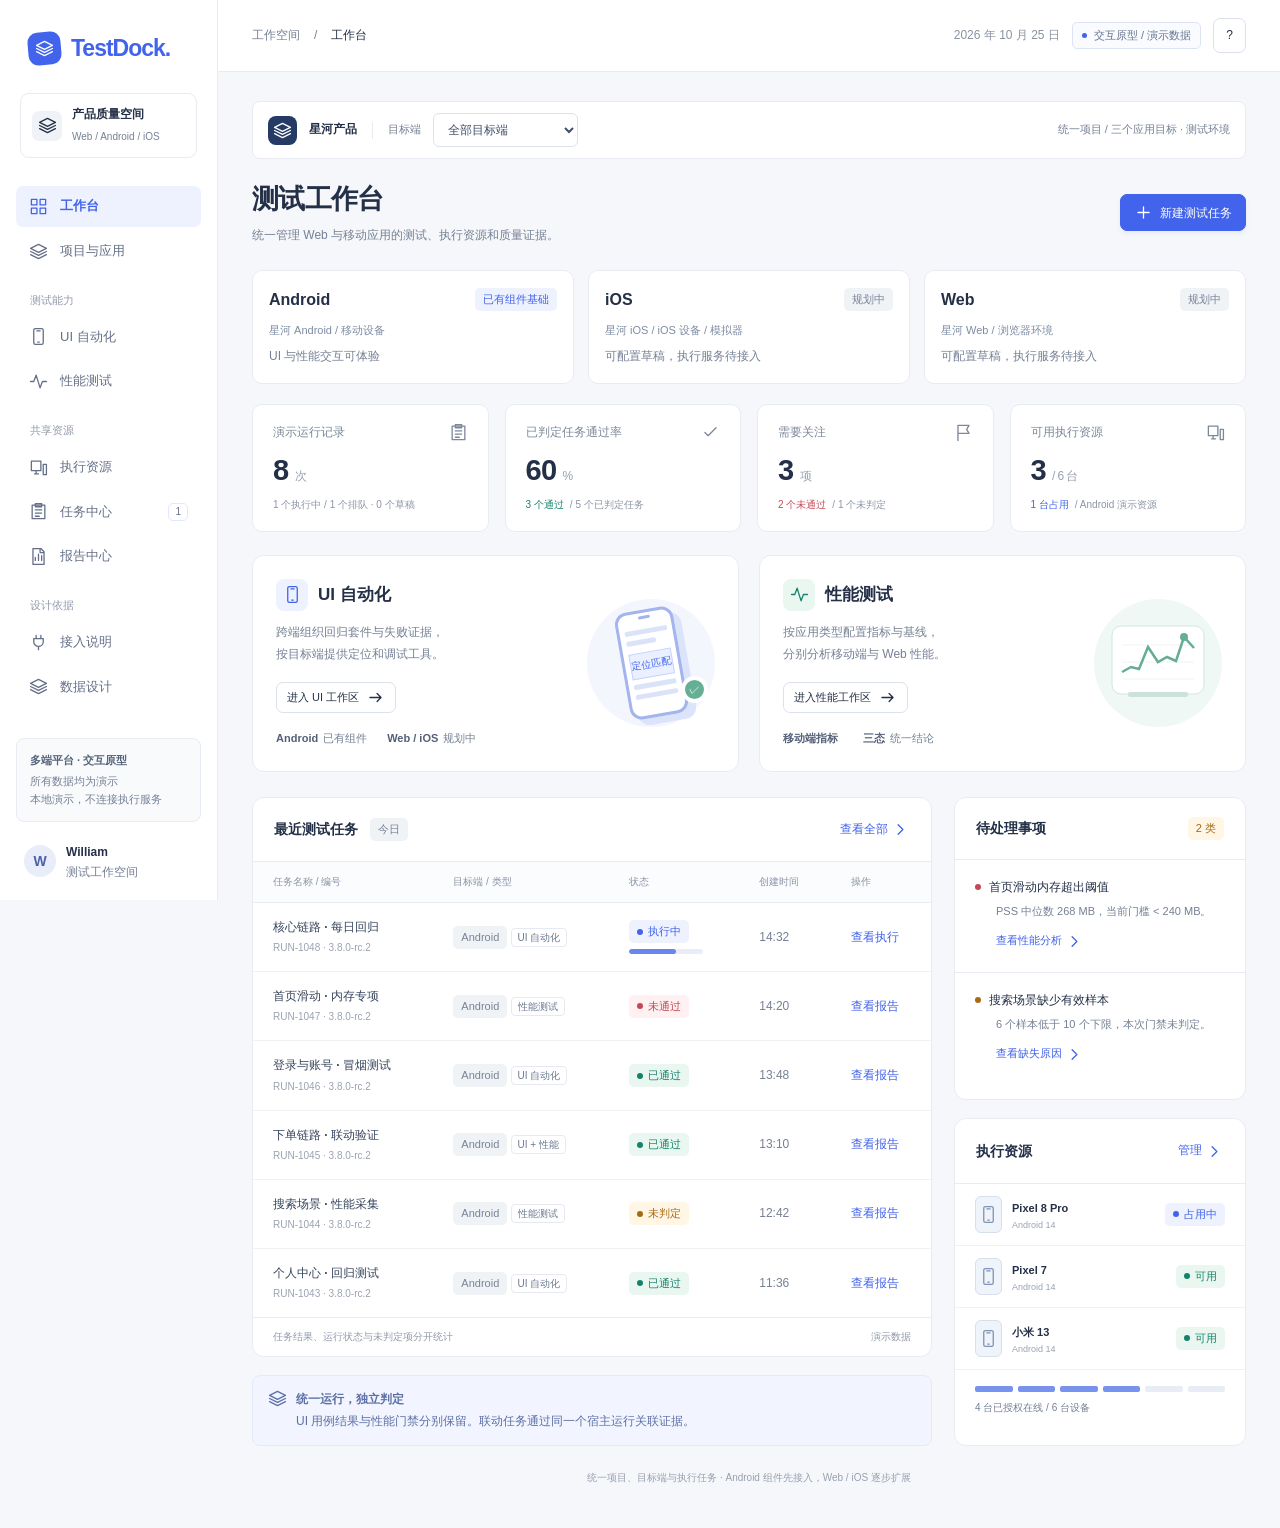
<file: docs/platform-prototype/index.html>
<!doctype html>
<html lang="zh-CN">
<head>
<meta charset="UTF-8">
<meta name="viewport" content="width=device-width, initial-scale=1">
<meta name="color-scheme" content="light">
<title>TestDock · 自动化测试平台</title>
<style>
.sidebar{overflow-y:auto}.target-overview{display:grid;grid-template-columns:repeat(3,minmax(0,1fr));gap:14px}.target-card{background:#fff;border:1px solid var(--line);border-radius:10px;padding:16px;text-align:left}.target-card.selected{border-color:#8ba2f2;background:#f8faff}.target-card strong{font-size:16px}.target-card p{font-size:11px;color:#7d8ba2;margin:9px 0 5px}.target-picker{display:flex;gap:8px;flex-wrap:wrap}.context-strip select{min-width:145px} @media(max-width:760px){.target-overview{grid-template-columns:1fr}.target-card{padding:12px 15px}.context-strip{align-items:flex-start}}
:root{--bg:#f5f7fa;--paper:#fff;--ink:#243047;--muted:#758094;--line:#e8ecf2;--blue:#4263eb;--blue-light:#eef2ff;--green:#15836b;--green-light:#eaf7f1;--amber:#a66a13;--amber-light:#fff6e6;--red:#c34855;--red-light:#fff0f1;--radius:12px;--side:218px}
*{box-sizing:border-box}body{margin:0;background:var(--bg);color:var(--ink);font:14px/1.6 "Segoe UI","Microsoft YaHei",sans-serif;-webkit-font-smoothing:antialiased}button,input,select,textarea{font:inherit}button,a,input,select{touch-action:manipulation}button{cursor:pointer}button:disabled{cursor:not-allowed;opacity:.45}button,a,input,select,textarea{outline-offset:3px}button:focus-visible,a:focus-visible,input:focus-visible,select:focus-visible,textarea:focus-visible{outline:3px solid #93a6ff}button{color:inherit}a{color:var(--blue);text-decoration:none}a:hover{text-decoration:underline}h1,h2,h3,h4,p{margin:0}h1{font-size:27px;line-height:1.4;font-weight:650;letter-spacing:-.7px}h2{font-size:17px;font-weight:650}h3{font-size:15px;font-weight:650}small,.small{font-size:12px}.muted{color:var(--muted)}.mono,code,pre{font-family:Consolas,"Cascadia Code",monospace}.mono{font-size:12px}svg{flex-shrink:0;vertical-align:middle}.icon{width:19px;height:19px;fill:none;stroke:currentColor;stroke-width:1.65;stroke-linecap:round;stroke-linejoin:round}.flex{display:flex;align-items:center;gap:12px}.between{display:flex;align-items:center;justify-content:space-between;gap:16px}.stack{display:grid;gap:18px}.grow{flex:1;min-width:0}.nowrap{white-space:nowrap}.wrap{flex-wrap:wrap}.mb{margin-bottom:20px}.mt{margin-top:20px}.hidden{display:none!important}.text-blue{color:var(--blue)}.text-green{color:var(--green)}.text-red{color:var(--red)}.text-amber{color:var(--amber)}
.sidebar{position:fixed;inset:0 auto 0 0;width:var(--side);background:#fff;border-right:1px solid var(--line);display:flex;flex-direction:column;padding:30px 16px 18px;z-index:20}.brand{display:flex;align-items:center;gap:10px;padding:0 12px 26px;font-size:23px;font-weight:750;letter-spacing:-1px}.brand-mark{width:33px;height:33px;background:var(--blue);border-radius:10px;color:#fff;display:grid;place-items:center;transform:rotate(-5deg)}.brand-mark svg{transform:rotate(5deg)}.workspace{border:1px solid var(--line);border-radius:9px;padding:11px;margin:0 4px 28px;display:flex;gap:10px;align-items:center}.workspace-icon{width:30px;height:30px;border-radius:7px;background:#eff3f7;display:grid;place-items:center}.workspace strong{font-size:12px;display:block}.workspace small{font-size:10px;color:var(--muted)}.nav-label{padding:0 14px;margin:20px 0 7px;color:#929aab;font-size:11px}.nav-link{width:100%;padding:10px 13px;border:0;background:none;text-decoration:none;display:flex;align-items:center;gap:12px;border-radius:7px;margin-bottom:4px;color:#657088;font-size:13px;text-align:left}.nav-link:hover{background:#f5f7fb;text-decoration:none}.nav-link.active{color:var(--blue);background:var(--blue-light);font-weight:650}.nav-link .nav-count{margin-left:auto;background:white;border:1px solid #e1e7ff;border-radius:5px;padding:0 6px;font-size:10px}.sidebar-foot{margin-top:auto;padding-top:24px}.scope-note{padding:13px;background:#f8fafc;border:1px solid var(--line);border-radius:8px;font-size:11px;color:var(--muted)}.scope-note strong{display:block;color:#56647c;margin-bottom:4px}.profile{display:flex;gap:10px;align-items:center;padding:18px 8px 0}.avatar{width:32px;height:32px;border-radius:50%;background:#e9edfa;display:grid;place-items:center;color:#4b62a8;font-weight:600}.profile strong{font-size:12px}
.app{margin-left:var(--side)}.topbar{height:72px;background:rgba(255,255,255,.97);border-bottom:1px solid var(--line);display:flex;align-items:center;justify-content:space-between;padding:0 34px;gap:16px}.breadcrumb{font-size:12px;display:flex;align-items:center;gap:14px;color:var(--muted)}.breadcrumb strong{color:var(--ink);font-weight:500}.prototype-tag{display:inline-flex;align-items:center;gap:7px;border:1px solid #dce4f4;color:#65758f;background:#f9fbff;border-radius:5px;padding:4px 9px;font-size:11px;white-space:nowrap}.prototype-tag i{height:5px;width:5px;background:var(--blue);border-radius:50%}.topbar-date{font-size:12px;color:#8992a2}.main{max-width:1630px;margin:auto;padding:29px 34px 42px}.page-heading{margin-bottom:25px;display:flex;align-items:center;justify-content:space-between;gap:20px}.page-heading p{color:var(--muted);font-size:12px;margin-top:7px}.btn{border:1px solid #dce2eb;background:#fff;border-radius:7px;padding:8px 13px;display:inline-flex;align-items:center;justify-content:center;gap:7px;line-height:1.4;font-size:12px;min-height:35px;white-space:nowrap}.btn:hover:not(:disabled){border-color:#a7b6d0;background:#fafbfe}.btn.primary{background:var(--blue);color:#fff;border-color:var(--blue);box-shadow:0 3px 5px #4263eb12}.btn.primary:hover{background:#3455d8}.btn.soft{background:var(--blue-light);border-color:transparent;color:var(--blue)}.btn.danger{color:var(--red);border-color:#efc9ce}.btn.small{padding:5px 10px;min-height:29px;font-size:11px}.btn.icon-only{width:33px;padding:6px}.link-btn{background:none;border:0;padding:3px 0;color:var(--blue);font-size:12px;cursor:pointer}.link-btn:hover{text-decoration:underline}.panel{background:white;border:1px solid var(--line);border-radius:var(--radius);min-width:0}.panel-pad{padding:22px}.panel-head{padding:19px 21px;display:flex;align-items:center;justify-content:space-between;gap:14px;border-bottom:1px solid var(--line)}.panel-head h2{font-size:14px}.badge{display:inline-flex;align-items:center;gap:5px;padding:3px 8px;border-radius:5px;white-space:nowrap;font-size:11px;line-height:1.55;font-weight:500}.badge.green{background:var(--green-light);color:var(--green)}.badge.red{background:var(--red-light);color:var(--red)}.badge.blue{background:var(--blue-light);color:var(--blue)}.badge.amber{background:var(--amber-light);color:var(--amber)}.badge.gray{background:#f0f3f6;color:#788399}.dot{height:6px;width:6px;border-radius:50%;background:currentColor;display:inline-block}.context-strip{display:flex;align-items:center;gap:12px;padding:11px 15px;background:white;border:1px solid var(--line);border-radius:8px;margin-bottom:22px;font-size:12px}.app-icon{width:29px;height:29px;border-radius:8px;background:#253b65;color:#fff;display:grid;place-items:center}.divider{height:17px;width:1px;background:var(--line);margin:0 3px}.context-strip .muted{font-size:11px}.stats{display:grid;grid-template-columns:repeat(4,1fr);gap:16px;margin-bottom:23px}.stat{padding:18px 20px;background:white;border:1px solid var(--line);border-radius:10px}.stat-label{font-size:12px;color:#7c8798;display:flex;align-items:center;justify-content:space-between;gap:10px}.stat-number{font-size:29px;font-weight:650;letter-spacing:-.6px;line-height:1.2;margin:11px 0 9px;font-variant-numeric:tabular-nums}.stat-number span{font-size:12px;font-weight:400;color:#97a0b0;margin-left:6px}.stat-foot{font-size:10px;color:#8b95a4;display:flex;align-items:center;gap:6px}.modules{display:grid;grid-template-columns:1fr 1fr;gap:20px;margin-bottom:25px}.module{padding:23px;display:flex;align-items:center;position:relative;overflow:hidden;gap:20px}.module-copy{flex:1;min-width:0}.module-title{display:flex;align-items:center;gap:10px;margin-bottom:10px}.module-title h2{font-size:17px}.module-title .module-icon{display:grid;place-items:center;width:32px;height:32px;border-radius:8px;color:var(--blue);background:var(--blue-light)}.module.perf .module-icon{color:var(--green);background:var(--green-light)}.module p{font-size:12px;color:var(--muted);line-height:1.9;margin-bottom:16px;max-width:290px}.module-facts{display:flex;align-items:center;gap:20px;font-size:11px;color:var(--muted);margin-top:17px}.module-facts b{font-weight:600;color:#536078;margin-right:5px}.module-visual{width:128px;height:128px;position:relative;background:#f4f6fe;border-radius:50%;display:grid;place-items:center;flex-shrink:0}.perf .module-visual{background:#f0f8f6}.mini-phone{width:59px;height:108px;background:#fff;border:3px solid #a4b4ec;border-radius:12px;padding:11px 5px 5px;transform:rotate(-10deg);position:relative;box-shadow:7px 7px 0 #dce4fb}.mini-phone:before{content:"";position:absolute;top:3px;left:21px;width:12px;height:3px;border-radius:2px;background:#a4b4ec}.mini-line{height:5px;background:#dbe3f9;margin:5px 0;border-radius:2px}.mini-block{height:26px;background:#eaf0ff;border:1px solid #c7d4ff;margin-top:8px;display:grid;place-items:center;color:var(--blue);font-size:10px}.visual-check{position:absolute;right:7px;bottom:24px;width:27px;height:27px;border:4px solid #fff;border-radius:50%;background:#65af95;color:white;font-size:11px;display:grid;place-items:center}.content-grid{display:grid;grid-template-columns:minmax(0,1fr) 292px;gap:22px}.task-table{width:100%;border-collapse:collapse;font-size:12px}.table-wrap{overflow-x:auto}.task-table th{text-align:left;color:#8a94a5;font-size:10px;font-weight:500;background:#fbfcfe;padding:12px 20px;border-bottom:1px solid var(--line);white-space:nowrap}.task-table td{padding:15px 20px;border-bottom:1px solid #f0f2f6;white-space:nowrap}.task-table tr:last-child td{border-bottom:0}.task-table tbody tr:hover{background:#fafbff}.task-name{font-size:12px;color:#36445b;font-weight:550;text-align:left;background:none;border:0;padding:0;cursor:pointer}.task-name:hover{color:var(--blue)}.task-sub{font-size:10px;color:#99a2b1;margin-top:3px}.module-pill{font-size:10px;color:#6c7890;border:1px solid #e5eaf2;padding:3px 6px;border-radius:4px;background:#fff}.table-footer{padding:11px 20px;border-top:1px solid var(--line);color:#9099aa;font-size:10px;display:flex;justify-content:space-between;align-items:center}.notice{padding:13px 15px;border-radius:8px;background:var(--amber-light);color:#87621f;font-size:12px;line-height:1.8;border:1px solid #f2e7cd;display:flex;gap:9px;align-items:flex-start}.notice.blue{background:#f2f5ff;color:#5c70a5;border-color:#e4eafb}.notice.green{background:var(--green-light);color:var(--green);border-color:#d8eee3}.notice.red{background:var(--red-light);color:var(--red);border-color:#f6d7dc}.attention{padding:18px 20px}.attention+.attention{border-top:1px solid var(--line)}.attention-title{font-size:12px;font-weight:550;display:flex;align-items:center;gap:8px;margin-bottom:5px}.attention p{font-size:11px;color:var(--muted);line-height:1.8;padding-left:21px}.attention .link-btn{margin-left:21px;font-size:11px;margin-top:7px}.device-row{display:flex;align-items:center;gap:10px;padding:12px 20px;border-bottom:1px solid #f0f2f6}.device-row:last-child{border:0}.device-thumb{width:27px;height:37px;background:#eff3fa;border:1px solid #d7dfec;border-radius:6px;display:grid;place-items:center;color:#8193b7}.device-row strong{font-size:11px}.device-row small{font-size:9px;display:block;color:#99a3b3}.tiny-bar{display:flex;gap:5px;margin-top:16px}.tiny-bar i{flex:1;height:6px;background:#e8edf5;border-radius:2px}.tiny-bar i.on{background:#7892ed}.section-note{font-size:10px;color:#97a0b0;text-align:center;margin-top:24px}.tabs{display:flex;gap:26px;border-bottom:1px solid #dfe5ee;margin-bottom:23px;overflow-x:auto}.tab{border:0;background:none;padding:0 1px 12px;color:#7e899b;font-size:13px;white-space:nowrap;border-bottom:2px solid transparent}.tab.active{color:var(--blue);border-bottom-color:var(--blue);font-weight:600}.toolbar{display:flex;align-items:center;gap:10px;margin-bottom:18px;flex-wrap:wrap}.search{position:relative;min-width:190px}.search svg{position:absolute;left:11px;top:10px;width:15px;height:15px;color:#95a0b2}.search input{padding-left:34px;min-height:35px;width:100%}input,select,textarea{border:1px solid #dce3ed;background:white;border-radius:6px;padding:8px 10px;color:#40506a;font-size:12px;max-width:100%}select{padding-right:27px}input::placeholder{color:#a2aabb}.toolbar .spacer{flex:1}.empty{padding:45px 20px;text-align:center;color:#8a95a7;font-size:13px}.empty .icon{width:30px;height:30px;margin-bottom:12px;color:#bcc6d7}.empty strong{display:block;color:#63718b;margin-bottom:6px}.progress{height:5px;border-radius:5px;background:#e9edf7;overflow:hidden}.progress span{display:block;height:100%;background:#6a85ed;border-radius:5px}.resource-grid{display:grid;grid-template-columns:repeat(3,minmax(0,1fr));gap:20px}.resource-card{padding:21px}.device-art{height:118px;display:flex;justify-content:center;align-items:center;background:#f8faff;border-radius:8px;margin:17px 0}.device-art .mini-phone{transform:none;width:49px;height:89px;box-shadow:4px 4px 0 #e2e8f5}.kv{display:grid;grid-template-columns:90px minmax(0,1fr);gap:10px;font-size:12px}.kv dt{color:#8c96a7}.kv dd{margin:0;overflow-wrap:anywhere}.resource-actions{display:flex;justify-content:space-between;align-items:center;padding-top:17px;margin-top:18px;border-top:1px solid var(--line)}.code-block{background:#f6f8fc;border:1px solid #e5eaf3;border-radius:7px;padding:16px;color:#516383;font-size:11px;line-height:1.85;white-space:pre-wrap;word-break:break-word;margin:12px 0}
.inspector{display:grid;grid-template-columns:280px minmax(210px,1fr) minmax(260px,1.1fr);gap:18px;align-items:start}.phone-panel{padding:16px;background:#eef2f8;border-radius:12px;border:1px solid #dfe6f0}.phone{width:226px;margin:15px auto;border:6px solid #26354e;border-radius:29px;background:white;box-shadow:0 12px 25px #1c305b15;overflow:hidden;position:relative;min-height:438px}.phone-top{font-size:9px;display:flex;justify-content:space-between;padding:10px 15px;color:#3c4c64}.phone-camera{width:36px;height:9px;border-radius:7px;background:#26354e;position:absolute;left:89px;top:5px}.phone-app{padding:17px 15px 12px}.phone-logo{font-size:20px;font-weight:700;color:#4565ba;letter-spacing:-1px;margin-bottom:6px}.phone p{font-size:9px;color:#8b94a8}.phone-banner{height:97px;border-radius:9px;background:#eef2fb;padding:17px 12px;margin:17px 0;color:#5572ba;position:relative;overflow:hidden}.phone-banner:after{content:"✦";font-size:86px;color:#cbd7f7;position:absolute;right:5px;top:-16px;transform:rotate(14deg)}.phone-banner b{display:block;font-size:15px;position:relative;z-index:1}.phone-product{display:flex;gap:9px;padding:10px 0;border-bottom:1px solid #edf0f5;align-items:center}.phone-product-icon{width:39px;height:39px;background:#f2f1ee;border-radius:6px;display:grid;place-items:center;font-size:20px;color:#b1a58a}.phone-product:nth-child(2) .phone-product-icon{background:#edf4f0;color:#7caa99}.phone-product strong{font-size:10px}.phone-product small{display:block;font-size:9px;color:#7f8ca0}.phone-cta{margin-top:16px;background:#4667db;color:#fff;border:2px solid transparent;border-radius:5px;width:100%;padding:7px;font-size:11px}.phone-cta.selected{outline:2px dashed #ec9b23;outline-offset:3px}.phone-nav{display:flex;justify-content:space-around;font-size:9px;padding:15px 0 4px;color:#9aa4b6}.phone-bottom{height:4px;width:62px;background:#29364b;border-radius:4px;margin:8px auto}.tree{padding:14px 12px;font-family:Consolas,monospace;font-size:10px}.tree-row{padding:8px 8px;border-radius:5px;white-space:nowrap;border:0;background:none;width:100%;text-align:left;color:#7687a2}.tree-row.selected{background:#edf1ff;color:var(--blue)}.tree-row.level1{padding-left:20px}.tree-row.level2{padding-left:34px}.tree-row:disabled{opacity:.5}.attribute-list{padding:17px}.attribute{display:flex;justify-content:space-between;gap:16px;padding:7px 0;border-bottom:1px solid #f2f4f8;font-size:11px}.attribute span:first-child{color:var(--muted)}.locator-option{border:1px solid #e2e8f3;border-radius:7px;padding:10px 12px;margin:10px 0;font-size:11px}.locator-option.active{background:#f7f9ff;border-color:#b4c2fc}.locator-option code{font-size:10px;display:block;margin-top:5px;overflow-wrap:anywhere}.metric-grid{display:grid;grid-template-columns:repeat(4,1fr);gap:14px;margin-bottom:20px}.metric-card{padding:17px;text-align:left;background:white;border:1px solid var(--line);border-radius:10px}.metric-card.active{border-color:#95a7f3;box-shadow:inset 0 2px 0 var(--blue)}.metric-card .value{font-size:25px;font-weight:600;display:block;margin:8px 0}.metric-card .value small{font-size:11px;color:var(--muted);font-weight:400}.metric-card .metric-change{font-size:10px}.chart{padding:20px 21px 12px}.chart svg{width:100%;height:auto;display:block;overflow:visible}.chart text{fill:#99a4b5;font:11px "Segoe UI","Microsoft YaHei",sans-serif}.legend{display:flex;align-items:center;gap:18px;font-size:11px;color:#8590a3}.legend i{display:inline-block;width:13px;height:3px;background:var(--blue);margin-right:6px;vertical-align:middle;border-radius:1px}.legend i.baseline{background:#9cb4a9}.chart-caption{display:flex;justify-content:space-between;gap:12px;font-size:10px;color:#929daf;padding:0 10px 10px}.report-summary{display:flex;gap:24px;align-items:center;padding:22px}.verdict-circle{width:58px;height:58px;display:grid;place-items:center;border-radius:50%;background:var(--red-light);color:var(--red);flex-shrink:0}.verdict-circle .icon{width:26px;height:26px}.report-tabs{margin:0 22px}.evidence-layout{display:grid;grid-template-columns:230px 1fr;gap:22px}.evidence-shot{background:#eff2f8;padding:10px;border-radius:8px}.evidence-shot .phone{transform:scale(.78);transform-origin:top left;margin:5px 0 -90px 4px}.timeline{padding-left:22px;border-left:1px solid #e0e6f0;margin:20px 9px}.timeline-item{position:relative;margin:0 0 22px}.timeline-item:before{content:"";position:absolute;left:-27px;top:6px;width:8px;height:8px;border:2px solid white;border-radius:50%;background:#9badca;box-shadow:0 0 0 1px #d9e1ee}.timeline-item.done:before{background:var(--green)}.timeline-item.error:before{background:var(--red)}.timeline-item p{font-size:12px}.timeline-item small{font-size:10px;color:var(--muted)}.integration-grid{display:grid;grid-template-columns:1fr 1fr;gap:20px}.source-list{padding:0;list-style:none;margin:0}.source-list li{padding:14px 0;border-bottom:1px solid var(--line);font-size:12px}.source-list li:last-child{border:0}.source-list p{font-size:11px;color:var(--muted);margin-top:5px;line-height:1.8}.cap-row{display:flex;gap:18px;padding:13px 0;border-bottom:1px solid var(--line);font-size:12px}.cap-row:last-child{border:0}.cap-row span:first-child{width:120px;flex-shrink:0;color:#64718a}.cap-row p{color:#8c96a7;font-size:11px;margin-top:5px}.flow-box{display:flex;align-items:center;justify-content:center;gap:12px;padding:22px;flex-wrap:wrap;background:#f8faff;border-radius:8px;font-size:12px}.flow-node{background:white;border:1px solid #dce4f1;border-radius:7px;padding:12px 18px}
dialog{padding:0;border:0;border-radius:14px;box-shadow:0 25px 100px #20345535;width:min(700px,calc(100vw - 32px));max-height:90vh;color:var(--ink);background:white}dialog::backdrop{background:#25324f66;backdrop-filter:blur(3px)}dialog.drawer{margin:0 0 0 auto;width:min(570px,100vw);height:100dvh;max-height:100dvh;border-radius:0}.dialog-head{padding:22px 25px 17px;border-bottom:1px solid var(--line);display:flex;align-items:center;justify-content:space-between;gap:14px}.dialog-head p{font-size:11px;color:var(--muted);margin-top:4px}.dialog-body{padding:24px;max-height:65vh;overflow-y:auto}.drawer .dialog-body{max-height:calc(100dvh - 185px)}.dialog-foot{padding:16px 24px;border-top:1px solid var(--line);display:flex;justify-content:flex-end;align-items:center;gap:10px;background:#fbfcfe}.dialog-foot .foot-hint{margin-right:auto;color:#909bac;font-size:10px}.wizard-steps{display:flex;gap:28px;margin-bottom:24px}.wizard-step{display:flex;align-items:center;gap:7px;font-size:12px;color:#9aa4b5}.wizard-step b{width:24px;height:24px;background:#f1f4f9;border-radius:50%;display:grid;place-items:center;font-size:11px}.wizard-step.active{color:var(--blue)}.wizard-step.active b{color:#fff;background:var(--blue)}.module-options{display:grid;grid-template-columns:repeat(3,1fr);gap:12px;margin-bottom:22px}.module-option{border:1px solid #e1e6ef;padding:14px 10px;border-radius:9px;text-align:left;background:white;font-size:12px}.module-option strong{display:block;margin:9px 0 5px;font-weight:600}.module-option p{font-size:10px;color:var(--muted);line-height:1.7}.module-option.active{border-color:#96a8f3;background:#f7f9ff;color:var(--blue)}.form-grid{display:grid;grid-template-columns:1fr 1fr;gap:17px}.field{display:flex;flex-direction:column;gap:7px;font-size:12px}.field.full{grid-column:1/-1}.field span{color:#63718b}.field small{font-size:10px;color:#909bac}.check-list{display:flex;gap:12px;flex-wrap:wrap;font-size:12px}.check-list label{display:flex;align-items:center;gap:5px;border:1px solid var(--line);border-radius:6px;padding:8px 10px}.check-list input{accent-color:var(--blue)}.device-choice{padding:12px 14px;border:1px solid var(--line);border-radius:7px;display:flex;align-items:center;gap:10px;font-size:12px;margin:9px 0}.device-choice:has(input:checked){border-color:#a5b5f7;background:#f7f9ff}.device-choice input{accent-color:var(--blue)}.error-text{font-size:12px;color:var(--red);margin-top:14px;min-height:19px}.summary-block{padding:15px 17px;background:#f8faff;border:1px solid #e6ebf5;border-radius:8px;margin-bottom:16px}.summary-block .kv{margin:0;grid-template-columns:105px 1fr}.toast{position:fixed;left:calc(50% + 80px);bottom:28px;transform:translateX(-50%);background:#26354d;color:white;border-radius:9px;padding:11px 18px;box-shadow:0 8px 24px #20304a26;font-size:12px;z-index:100;max-width:calc(100vw - 32px);display:none}.toast.show{display:block}.report-card{padding:20px}.report-card h3{margin:15px 0 7px}.report-card p{font-size:11px;color:var(--muted)}.report-card footer{display:flex;justify-content:space-between;align-items:center;border-top:1px solid var(--line);padding-top:15px;margin-top:18px}.menu-toggle{display:none}.threshold-grid{display:grid;grid-template-columns:1fr 80px 100px 100px;gap:12px;align-items:center;padding:12px 0;border-bottom:1px solid var(--line);font-size:12px}.threshold-grid input,.threshold-grid select{width:100%}.threshold-grid code{font-size:10px;color:#92a0b5}.check-outcome{font-size:12px;padding:15px 0}.pill-tabs{display:flex;gap:4px;background:#edf1f7;padding:3px;border-radius:7px}.pill-tabs button{border:0;background:none;color:#7a869b;font-size:11px;border-radius:5px;padding:5px 12px}.pill-tabs button.active{background:white;color:#485b80;box-shadow:0 1px 3px #21345810}.sidebar-overlay{display:none}
@media(min-width:1500px){.main{padding-left:42px;padding-right:42px}.module{padding:27px}.content-grid{grid-template-columns:minmax(0,1fr) 325px}.task-table td{padding-top:18px;padding-bottom:18px}}
@media(max-width:1200px){:root{--side:190px}.sidebar{padding-left:11px;padding-right:11px}.main{padding:25px 24px}.topbar{padding:0 24px}.content-grid{grid-template-columns:minmax(0,1fr) 260px;gap:16px}.module-visual{width:93px;height:105px}.module{padding:20px;gap:12px}.module-facts{gap:12px}.task-table td,.task-table th{padding-left:14px;padding-right:14px}.inspector{grid-template-columns:260px 1fr}.inspector>section:last-child{grid-column:1/-1}.resource-grid{grid-template-columns:repeat(2,1fr)}}
@media(max-width:1000px){.content-grid{grid-template-columns:1fr}.content-grid>.stack{display:grid;grid-template-columns:1fr 1fr}.modules{gap:14px}.module-visual{display:none}.stats{gap:10px}.stat{padding:15px}.stat-label{font-size:11px}.metric-grid{grid-template-columns:repeat(2,1fr)}.integration-grid{grid-template-columns:1fr}.topbar-date{display:none}}
@media(max-width:760px){:root{--side:0px}.sidebar{width:220px;transform:translateX(-100%);transition:transform .15s}.sidebar.open{transform:translateX(0)}.sidebar-overlay.open{display:block;position:fixed;inset:0;background:#22335555;z-index:19}.menu-toggle{display:inline-flex}.topbar{height:60px;padding:0 17px}.main{padding:21px 17px}.breadcrumb{gap:8px}.breadcrumb>span{display:none}.page-heading{align-items:flex-start;margin-bottom:20px}.page-heading .actions{flex-wrap:wrap;justify-content:flex-end;gap:7px}h1{font-size:22px}.page-heading p{font-size:11px}.stats{grid-template-columns:1fr 1fr}.stat-number{font-size:26px}.modules{grid-template-columns:1fr}.module-visual{display:grid;width:105px}.content-grid>.stack{grid-template-columns:1fr}.context-strip{flex-wrap:wrap;gap:8px}.context-strip .package{display:none}.resource-grid{grid-template-columns:1fr 1fr;gap:12px}.resource-card{padding:15px}.inspector{grid-template-columns:1fr}.inspector>section:last-child{grid-column:auto}.phone-panel{max-width:100%}.toolbar .search{width:100%}.form-grid{grid-template-columns:1fr}.module-options{gap:7px}.module-option{padding:10px 8px}.dialog-body{padding:18px}.dialog-head{padding:18px}.dialog-foot{padding:15px}.wizard-steps{gap:14px}.wizard-step{font-size:11px}.evidence-layout{grid-template-columns:1fr}.evidence-shot{max-width:230px}.toast{left:50%}.threshold-grid{grid-template-columns:minmax(90px,1fr) 60px 65px 70px;gap:7px}.threshold-grid input,.threshold-grid select{padding:6px 4px}.section-note{font-size:9px}}
@media(max-width:430px){.resource-grid{grid-template-columns:1fr}.topbar .prototype-tag{font-size:9px;padding:4px 6px}.module-visual{display:none}.page-heading{flex-direction:column;gap:12px}.page-heading .actions{justify-content:flex-start}.metric-card{padding:14px}.metric-card .value{font-size:23px}}
@media(max-width:760px){.sidebar{visibility:hidden}.sidebar.open{visibility:visible}}
@media(prefers-reduced-motion:reduce){*{transition:none!important;animation:none!important;scroll-behavior:auto!important}}

/* Architecture review page: shared tokens, relation-first layout. */
.db-layout{display:grid;grid-template-columns:230px minmax(0,1fr);gap:18px;align-items:start}
.db-table-list{max-height:660px;overflow:auto;padding:8px}
.db-table-btn{display:block;width:100%;text-align:left;background:none;border:0;border-radius:6px;padding:10px 12px;margin-bottom:3px}
.db-table-btn strong,.db-table-btn code{display:block}.db-table-btn code{font-size:10px;color:var(--muted);overflow-wrap:anywhere}
.db-table-btn[aria-pressed=true]{background:var(--blue-light);color:var(--blue)}
.db-entities{display:grid;grid-template-columns:repeat(4,minmax(0,1fr));gap:14px}
.db-entity{min-width:0;text-align:left;display:flex;flex-direction:column;gap:6px;background:white;border:1px solid var(--line);padding:15px;border-radius:8px}
.db-entity code{font-size:11px;color:var(--blue);overflow-wrap:anywhere}
.db-entity small{font-size:11px;color:var(--muted)}.db-entity:hover{border-color:#91a5ef}
.db-relations{display:flex;gap:8px;flex-wrap:wrap}.db-section{margin-bottom:22px}
.db-storage{display:grid;grid-template-columns:1fr 1fr;gap:18px}
.db-field-table{min-width:660px}.db-field-table td:first-child{font-family:Consolas,monospace;color:var(--blue)}
.db-field-table td{vertical-align:top;white-space:normal}.db-field-table code{font-size:11px;overflow-wrap:anywhere}
.db-constraints{margin:0;padding:0 0 0 18px;overflow-wrap:anywhere}.db-constraints li{margin:7px 0;font:11px/1.8 Consolas,monospace}
.db-step{display:grid;grid-template-columns:32px minmax(0,1fr);gap:14px;padding:18px 0;border-bottom:1px solid var(--line)}
.db-step:last-child{border-bottom:0}.db-step-number{width:27px;height:27px;border-radius:50%;background:var(--blue-light);color:var(--blue);display:grid;place-items:center;font-size:12px}
.db-note{max-width:80ch}.db-filter{min-width:155px}
@media(max-width:1000px){.db-entities{grid-template-columns:1fr 1fr}.db-layout{grid-template-columns:190px minmax(0,1fr)}}
@media(max-width:760px){.db-layout,.db-storage{grid-template-columns:1fr}.db-table-list{max-height:210px}.db-entities{grid-template-columns:1fr 1fr}.db-entity{padding:12px}.db-constraints{font-size:10px}}


.image-stage{position:relative;width:226px;margin:15px auto;touch-action:none}.image-stage>.phone{margin:0;height:570px;min-height:570px}.image-overlay{position:absolute;inset:6px;border-radius:23px;overflow:hidden;cursor:crosshair}.image-box{position:absolute;border:2px dashed #b07000;background:#e9ac2520;pointer-events:none}.image-box.matched{border:2px solid var(--green);background:#15836b18}.image-box span{position:absolute;top:0;left:0;background:white;font-size:10px;color:#243047}.image-coords{display:grid;grid-template-columns:repeat(2,minmax(0,1fr));gap:8px}.image-preview{height:110px;overflow:hidden;border:1px solid var(--line);border-radius:7px;position:relative;background:#eef2f8}.image-preview .phone{position:absolute;margin:0;transform-origin:top left;pointer-events:none}.image-form{display:grid;gap:12px}.image-form input,.image-form select{width:100%;min-width:0}.image-form pre{white-space:pre-wrap;overflow-wrap:anywhere}.image-status{min-height:48px} @media(forced-colors:active){.image-box{border-color:Highlight}.image-box.matched{border-color:LinkText}}
</style>
</head>
<body>
<div class="sidebar-overlay" id="sidebar-overlay"></div>
<aside class="sidebar" id="sidebar" aria-label="平台导航">
  <a href="#overview" class="brand" aria-label="TestDock 工作台"><span class="brand-mark" id="brand-icon"></span><span>TestDock<span style="color:#4263eb">.</span></span></a>
  <div class="workspace"><span class="workspace-icon" id="workspace-icon"></span><div><strong>产品质量空间</strong><small>Web / Android / iOS</small></div></div>
  <nav id="navigation"></nav>
  <div class="sidebar-foot"><div class="scope-note"><strong>多端平台 · 交互原型</strong>所有数据均为演示<br>本地演示，不连接执行服务</div><div class="profile"><span class="avatar">W</span><div><strong>William</strong><div class="muted small">测试工作空间</div></div></div></div>
</aside>
<div class="app">
  <header class="topbar"><div class="flex"><button class="btn icon-only menu-toggle" id="menu-toggle" aria-label="打开导航"></button><div class="breadcrumb"><span>工作空间</span><span>/</span><strong id="breadcrumb">工作台</strong></div></div><div class="flex"><span class="topbar-date">2026 年 10 月 25 日</span><span class="prototype-tag"><i></i>交互原型 / 演示数据</span><button class="btn icon-only" data-action="help" aria-label="原型使用说明">?</button></div></header>
  <main class="main" id="main"></main>
</div>
<dialog id="modal" aria-labelledby="modal-title"></dialog>
<dialog id="drawer" class="drawer" aria-labelledby="drawer-title"></dialog>
<div class="toast" role="status" aria-live="polite" id="toast"></div>
<noscript><p style="padding:40px">此交互原型需要启用 JavaScript，所有操作均在本地浏览器内完成。</p></noscript>
<script>

'use strict';
const $=(s,r=document)=>r.querySelector(s), $$=(s,r=document)=>Array.from(r.querySelectorAll(s));
const esc=v=>String(v??'').replace(/[&<>"']/g,c=>({'&':'&amp;','<':'&lt;','>':'&gt;','"':'&quot;',"'":'&#39;'}[c]));
const paths={grid:'M3 3h7v7H3z M14 3h7v7h-7z M3 14h7v7H3z M14 14h7v7h-7z',phone:'M8 2h8a2 2 0 0 1 2 2v16a2 2 0 0 1-2 2H8a2 2 0 0 1-2-2V4a2 2 0 0 1 2-2z M10 5h4 M11 19h2',pulse:'M2 12h4l3-8 5 16 3-8h5',devices:'M3 4h12v12H3z M7 20h5 M9 16v4 M18 8h4v13h-4z',tasks:'M8 4h12v17H4V4h4 M8 2h8v4H8z M8 10h8 M8 14h8 M8 18h5',report:'M5 2h10l4 4v16H5z M14 2v5h5 M8 17v-4 M12 17V9 M16 17v-6',plug:'M9 3v4 M15 3v4 M6 7h12v4a6 6 0 0 1-12 0z M12 17v4',plus:'M12 5v14 M5 12h14',arrow:'M5 12h14 M14 7l5 5-5 5',search:'M10 17a7 7 0 1 0 0-14 7 7 0 0 0 0 14z M15 15l6 6',play:'m8 4 12 8-12 8z',check:'m5 12 4 4L19 6',alert:'m12 3 10 18H2z M12 9v4 M12 17v1',close:'m6 6 12 12 M18 6 6 18',clock:'M12 22a10 10 0 1 0 0-20 10 10 0 0 0 0 20z M12 6v6l4 2',box:'m12 2 9 5v10l-9 5-9-5V7z M3 7l9 5 9-5 M12 12v10',chevron:'m9 6 6 6-6 6',download:'M12 3v12 M7 10l5 5 5-5 M4 16v5h16v-5',code:'m8 7-5 5 5 5 M16 7l5 5-5 5 M14 4l-4 16',image:'M3 3h18v18H3z M3 16l6-6 5 5 3-3 4 4 M15 7h.01',freeze:'M8 4H4v4 M16 4h4v4 M4 16v4h4 M20 16v4h-4 M9 9h6v6H9z',menu:'M4 6h16 M4 12h16 M4 18h16',back:'m10 6-6 6 6 6 M4 12h16',layers:'m12 3 10 5-10 5L2 8z M2 12l10 5 10-5 M2 16l10 5 10-5',copy:'M9 9h12v12H9z M15 9V3H3v12h6',flag:'M5 22V3 M5 3h14l-3 5 3 5H5'};
const icon=(name,cls='')=>`<svg class="icon ${cls}" viewBox="0 0 24 24" aria-hidden="true"><path d="${paths[name]||paths.box}"/></svg>`;
const statusMap={draft:['amber','配置草稿'],passed:['green','已通过'],failed:['red','未通过'],not_tested:['amber','未判定'],running:['blue','执行中'],queued:['gray','排队中'],cancelled:['gray','已取消'],idle:['green','可用'],busy:['blue','占用中'],offline:['gray','离线'],unauthorized:['amber','待授权']};
const badge=(status,label)=>`<span class="badge ${statusMap[status]?.[0]||status}"><i class="dot"></i>${esc(label||statusMap[status]?.[1]||status)}</span>`;
const moduleNames={ui:'UI 自动化',perf:'性能测试',joint:'UI + 性能'};

const targetCatalog={
 android:{label:'Android',application:'星河 Android',applicationId:'xinghe-android',identifier:'com.example.xinghe',resource:'移动设备',capability:'已有组件基础'},
 ios:{label:'iOS',application:'星河 iOS',applicationId:'xinghe-ios',identifier:'com.example.xinghe.ios',resource:'iOS 设备 / 模拟器',capability:'规划中'},
 web:{label:'Web',application:'星河 Web',applicationId:'xinghe-web',identifier:'https://staging.example.test',resource:'浏览器环境',capability:'规划中'}
};
let targetScope='all';
const platformOf=t=>t.platform||'android';
const inScope=t=>targetScope==='all'||platformOf(t)===targetScope;
const scopedTasks=()=>tasks.filter(inScope);
const resourceLabel=t=>platformOf(t)==='android'?getDevice(t.device).name:(t.resourceLabel||'执行环境待接入');
const platformName=t=>targetCatalog[platformOf(t)].label;
const devices=[
 {id:'d1',name:'Pixel 8 Pro',os:'Android 14',profile:'Pixel 8 Pro / Android 14',serial:'DEMO-P8-01',base:'idle',res:'1344 × 2992',host:'本地执行节点'},
 {id:'d2',name:'Pixel 7',os:'Android 14',profile:'Pixel 7 / Android 14',serial:'DEMO-P7-02',base:'idle',res:'1080 × 2400',host:'本地执行节点'},
 {id:'d3',name:'小米 13',os:'Android 14',profile:'Xiaomi 13 / Android 14',serial:'DEMO-MI-03',base:'idle',res:'1080 × 2400',host:'本地执行节点'},
 {id:'d4',name:'Galaxy S23',os:'Android 13',profile:'Galaxy S23 / Android 13',serial:'DEMO-S23-04',base:'idle',res:'1080 × 2340',host:'本地执行节点'},
 {id:'d5',name:'OPPO Reno 10',os:'Android 13',profile:'Reno 10 / Android 13',serial:'DEMO-OP-05',base:'unauthorized',res:'—',host:'本地执行节点'},
 {id:'d6',name:'Redmi Note 12',os:'Android 13',profile:'Note 12 / Android 13',serial:'DEMO-RD-06',base:'offline',res:'—',host:'本地执行节点'}
];
const seedTasks=[
 {id:'1048',name:'核心链路 · 每日回归',module:'ui',status:'running',device:'d1',suite:'核心链路回归',progress:63,time:'14:32',duration:180},
 {id:'1047',name:'首页滑动 · 内存专项',module:'perf',status:'failed',device:'d2',suite:'首页滑动场景',progress:100,time:'14:20',duration:180},
 {id:'1046',name:'登录与账号 · 冒烟测试',module:'ui',status:'passed',device:'d3',suite:'登录与账号',progress:100,time:'13:48',duration:180},
 {id:'1045',name:'下单链路 · 联动验证',module:'joint',status:'passed',device:'d3',suite:'下单链路',progress:100,time:'13:10',duration:180},
 {id:'1044',name:'搜索场景 · 性能采集',module:'perf',status:'not_tested',device:'d2',suite:'搜索场景',progress:100,time:'12:42',duration:6},
 {id:'1043',name:'个人中心 · 回归测试',module:'ui',status:'passed',device:'d1',suite:'个人中心',progress:100,time:'11:36',duration:180},
 {id:'1042',name:'下单链路 · 断言检查',module:'ui',status:'failed',device:'d1',suite:'下单链路',progress:100,time:'10:18',duration:180},
 {id:'1041',name:'商品详情 · 流畅度检查',module:'perf',status:'queued',device:'d2',suite:'商品详情',progress:0,time:'10:02',duration:180}
];
const storageKey='testdock.prototype.v1';
let persisted={};try{persisted=JSON.parse(localStorage.getItem(storageKey)||'{}')}catch{}
let tasks=Array.isArray(persisted.tasks)&&persisted.tasks.every(t=>t&&statusMap[t.status]&&moduleNames[t.module]&&targetCatalog[t.platform||'android']&&((t.platform&&t.platform!=='android'&&t.status==='draft')||devices.some(d=>d.id===t.device)))?persisted.tasks:structuredClone(seedTasks);
let templates=Array.isArray(persisted.templates)?persisted.templates:[{name:'home/checkout',version:1,confidence:.9}];
let rules= persisted.rules&&['memory','cpu','fps'].every(k=>Number.isFinite(persisted.rules[k])) ? persisted.rules : {memory:240,cpu:35,fps:50,cpuLevel:'warn'};
let route='overview',uiTab='suites',perfTab='analysis',selectedMetric='memory',selectedRun='1047',baselineProfile='same',sampleMode='normal',inspectorDevice='d2',frozen=false,selectedNode='checkout',directControl=false,taskFilter='all',taskModule='all',taskQuery='',deviceFilter='all',reportFilter='all',reportQuery='',wizard=null,currentTask=null;
const metricData={memory:{name:'PSS 内存',key:'mem_pss_mb',unit:'MB',median:268,baseline:221,color:'#4263eb',min:160,max:340},cpu:{name:'应用进程 CPU',key:'cpu_process_pct',unit:'%',median:24.6,baseline:22.8,color:'#198a79',min:0,max:50},fps:{name:'帧率',key:'fps_frame',unit:'fps',median:58.2,baseline:59.1,color:'#9470ce',min:30,max:65},gpu:{name:'GPU 占用',key:'gpu_util_pct',unit:'%',median:null,baseline:null,color:'#91a0b8',min:0,max:100}};
const getDevice=id=>devices.find(d=>d.id===id)||devices[1];
const getTask=id=>tasks.find(t=>t.id===String(id));
const deviceState=d=>d.base==='idle'&&tasks.some(t=>t.status==='running'&&t.device===d.id)?'busy':d.base;
const taskHasPerf=t=>t.module!=='ui';
const isFinished=t=>['passed','failed','not_tested'].includes(t.status);
const count=(status)=>scopedTasks().filter(t=>t.status===status).length;
function save(){try{localStorage.setItem(storageKey,JSON.stringify({tasks,templates,rules}))}catch{toast('浏览器未允许本地存储，本次演示仍可使用。')}}
let toastTimer;function toast(message){$('#toast').textContent=message;$('#toast').classList.add('show');clearTimeout(toastTimer);toastTimer=setTimeout(()=>$('#toast').classList.remove('show'),3400)}
const btn=(label,action,args='',kind='')=>`<button class="btn ${kind}" data-action="${action}" ${args}>${label}</button>`;
const heading=(title,desc,actions='')=>`<div class="page-heading"><div><h1>${title}</h1><p>${desc}</p></div><div class="flex actions">${actions}</div></div>`;
const tabs=(items,active,action)=>`<div class="tabs">${items.map(([id,title])=>`<button class="tab ${id===active?'active':''}" data-action="${action}" data-value="${id}" aria-pressed="${id===active}">${title}</button>`).join('')}</div>`;
const empty=(title,description)=>`<div class="empty">${icon('search')}<strong>${title}</strong>${description}</div>`;
function context(){return `<div class="context-strip"><span class="app-icon">${icon('layers')}</span><strong>星河产品</strong><span class="divider"></span><label class="flex"><span class="muted">目标端</span><select id="target-scope" aria-label="目标端"><option value="all" ${targetScope==='all'?'selected':''}>全部目标端</option>${Object.entries(targetCatalog).map(([k,t])=>`<option value="${k}" ${targetScope===k?'selected':''}>${t.label}</option>`).join('')}</select></label><span class="grow"></span><span class="muted">${targetScope==='all'?'统一项目 / 三个应用目标':targetCatalog[targetScope].application} · 测试环境</span></div>`}

const databaseTables=[{"name":"projects","title":"项目","group":"基础资产","purpose":"产品级隔离单元，Android、iOS、Web 应用归属于同一项目。","fields":[{"name":"id","definition":"id uuid PRIMARY KEY","description":"项目 UUID"},{"name":"code","definition":"code text NOT NULL UNIQUE","description":"稳定项目代号"},{"name":"name","definition":"name text NOT NULL","description":"展示名称"},{"name":"archived_at","definition":"archived_at timestamptz","description":"归档时间，保留历史引用"},{"name":"created_at","definition":"created_at timestamptz NOT NULL DEFAULT now()","description":"创建时间，统一 UTC"}],"constraints":[],"notes":""},{"name":"project_members","title":"项目成员","group":"基础资产","purpose":"复用身份提供方，以项目角色授权，不在业务库保存登录口令。","fields":[{"name":"id","definition":"id uuid PRIMARY KEY","description":"服务端生成 UUID"},{"name":"project_id","definition":"project_id uuid NOT NULL REFERENCES projects(id)","description":"项目归属"},{"name":"identity_issuer","definition":"identity_issuer text NOT NULL","description":"身份提供方标识"},{"name":"identity_subject","definition":"identity_subject text NOT NULL","description":"提供方内稳定用户 ID"},{"name":"role","definition":"role text NOT NULL CHECK (role IN ('owner','maintainer','runner','viewer'))","description":"项目角色"},{"name":"created_at","definition":"created_at timestamptz NOT NULL DEFAULT now()","description":"创建时间，统一 UTC"}],"constraints":["UNIQUE (project_id, identity_issuer, identity_subject)"],"notes":"角色必须由后端检查；project_id 外键不等于行级访问控制。"},{"name":"applications","title":"应用","group":"基础资产","purpose":"目标端属于应用，不为每种端复制一套任务和报告表。","fields":[{"name":"id","definition":"id uuid PRIMARY KEY","description":"服务端生成 UUID"},{"name":"project_id","definition":"project_id uuid NOT NULL REFERENCES projects(id)","description":"项目归属"},{"name":"platform","definition":"platform text NOT NULL CHECK (platform IN ('android','ios','web'))","description":"目标端，新增端通过迁移扩展"},{"name":"name","definition":"name text NOT NULL","description":"应用名称"},{"name":"identifier","definition":"identifier text NOT NULL","description":"包名、Bundle ID 或站点逻辑标识"},{"name":"archived_at","definition":"archived_at timestamptz","description":"归档时间"},{"name":"created_at","definition":"created_at timestamptz NOT NULL DEFAULT now()","description":"创建时间，统一 UTC"}],"constraints":["UNIQUE (project_id, id)","UNIQUE (project_id, id, platform)","UNIQUE (project_id, platform, identifier)"],"notes":""},{"name":"app_builds","title":"应用构建","group":"基础资产","purpose":"固定待测构建；移动包与 Web 部署均采用同一版本记录。","fields":[{"name":"id","definition":"id uuid PRIMARY KEY","description":"服务端生成 UUID"},{"name":"project_id","definition":"project_id uuid NOT NULL REFERENCES projects(id)","description":"项目归属"},{"name":"application_id","definition":"application_id uuid NOT NULL","description":"所属应用"},{"name":"version","definition":"version text NOT NULL","description":"业务版本"},{"name":"build_key","definition":"build_key text NOT NULL","description":"CI 构建号或部署版本，不使用可变 latest"},{"name":"source_commit","definition":"source_commit text","description":"来源提交号"},{"name":"storage_key","definition":"storage_key text","description":"包文件存储键；Web 部署可为空"},{"name":"sha256","definition":"sha256 text CHECK (sha256 ~ '^[0-9a-f]{64}$')","description":"包校验摘要"},{"name":"metadata","definition":"metadata jsonb NOT NULL DEFAULT '{}'::jsonb","description":"包属性或部署元数据"},{"name":"created_at","definition":"created_at timestamptz NOT NULL DEFAULT now()","description":"创建时间，统一 UTC"}],"constraints":["UNIQUE (project_id, id)","UNIQUE (project_id, application_id, id)","UNIQUE (project_id, application_id, build_key)","FOREIGN KEY (project_id, application_id) REFERENCES applications(project_id, id)","CHECK (jsonb_typeof(metadata) = 'object')"],"notes":""},{"name":"environments","title":"测试环境","group":"基础资产","purpose":"保存各环境的非敏感配置，实际站点地址可随环境区分。","fields":[{"name":"id","definition":"id uuid PRIMARY KEY","description":"服务端生成 UUID"},{"name":"project_id","definition":"project_id uuid NOT NULL REFERENCES projects(id)","description":"项目归属"},{"name":"name","definition":"name text NOT NULL","description":"staging、qa 等环境名"},{"name":"config","definition":"config jsonb NOT NULL DEFAULT '{}'::jsonb","description":"地址映射、变量及 schemaVersion；禁止明文凭据"},{"name":"secret_ref","definition":"secret_ref text","description":"密钥管理系统引用，不能是密钥值"},{"name":"archived_at","definition":"archived_at timestamptz","description":"归档时间"},{"name":"created_at","definition":"created_at timestamptz NOT NULL DEFAULT now()","description":"创建时间，统一 UTC"}],"constraints":["UNIQUE (project_id, id)","UNIQUE (project_id, name)","CHECK (jsonb_typeof(config) = 'object')"],"notes":""},{"name":"execution_nodes","title":"执行节点","group":"执行资源","purpose":"宿主 Agent 与可用适配器，初期按项目独占。","fields":[{"name":"id","definition":"id uuid PRIMARY KEY","description":"服务端生成 UUID"},{"name":"project_id","definition":"project_id uuid NOT NULL REFERENCES projects(id)","description":"项目归属"},{"name":"name","definition":"name text NOT NULL","description":"节点名称"},{"name":"agent_version","definition":"agent_version text NOT NULL","description":"Agent 版本"},{"name":"capabilities","definition":"capabilities jsonb NOT NULL DEFAULT '{}'::jsonb","description":"已注册适配器及其版本"},{"name":"status","definition":"status text NOT NULL CHECK (status IN ('online','offline','draining'))","description":"节点状态"},{"name":"heartbeat_at","definition":"heartbeat_at timestamptz","description":"最近心跳时间"},{"name":"created_at","definition":"created_at timestamptz NOT NULL DEFAULT now()","description":"创建时间，统一 UTC"}],"constraints":["UNIQUE (project_id, id)","UNIQUE (project_id, name)","CHECK (jsonb_typeof(capabilities) = 'object')"],"notes":"宿主凭据不入 capabilities；首期不设计跨项目共享节点池。"},{"name":"resource_profiles","title":"资源档案","group":"执行资源","purpose":"不可变的可比性档案：系统、设备或浏览器、采集器、分辨率、指标版本。","fields":[{"name":"id","definition":"id uuid PRIMARY KEY","description":"服务端生成 UUID"},{"name":"project_id","definition":"project_id uuid NOT NULL REFERENCES projects(id)","description":"项目归属"},{"name":"platform","definition":"platform text NOT NULL CHECK (platform IN ('android','ios','web'))","description":"目标端"},{"name":"name","definition":"name text NOT NULL","description":"档案展示名"},{"name":"fingerprint","definition":"fingerprint text NOT NULL CHECK (fingerprint ~ '^[0-9a-f]{64}$')","description":"规范化档案的 SHA-256"},{"name":"spec","definition":"spec jsonb NOT NULL","description":"结构化档案及 schemaVersion"},{"name":"created_at","definition":"created_at timestamptz NOT NULL DEFAULT now()","description":"创建时间，统一 UTC"}],"constraints":["UNIQUE (project_id, id)","UNIQUE (project_id, id, platform)","UNIQUE (project_id, platform, fingerprint)","CHECK (jsonb_typeof(spec) = 'object')"],"notes":"档案内容变化新增记录，不覆盖旧记录；性能比较还须校验应用、场景和指标口径。"},{"name":"execution_resources","title":"执行实例","group":"执行资源","purpose":"真机、模拟器或浏览器槽位。每个实例只承载一个活动运行。","fields":[{"name":"id","definition":"id uuid PRIMARY KEY","description":"服务端生成 UUID"},{"name":"project_id","definition":"project_id uuid NOT NULL REFERENCES projects(id)","description":"项目归属"},{"name":"node_id","definition":"node_id uuid NOT NULL","description":"执行节点"},{"name":"profile_id","definition":"profile_id uuid NOT NULL","description":"当前不可变档案"},{"name":"platform","definition":"platform text NOT NULL CHECK (platform IN ('android','ios','web'))","description":"目标端"},{"name":"resource_key","definition":"resource_key text NOT NULL","description":"宿主内设备标识或浏览器槽位"},{"name":"kind","definition":"kind text NOT NULL CHECK (kind IN ('device','simulator','browser_slot'))","description":"资源类型"},{"name":"status","definition":"status text NOT NULL CHECK (status IN ('ready','offline','unauthorized','draining'))","description":"连接状态；占用从租约推导"},{"name":"fence_counter","definition":"fence_counter bigint NOT NULL DEFAULT 0 CHECK (fence_counter >= 0)","description":"每次分配递增的隔离令牌"},{"name":"created_at","definition":"created_at timestamptz NOT NULL DEFAULT now()","description":"创建时间，统一 UTC"}],"constraints":["UNIQUE (project_id, id)","UNIQUE (project_id, id, platform)","UNIQUE (project_id, node_id, resource_key)","FOREIGN KEY (project_id, node_id) REFERENCES execution_nodes(project_id, id)","FOREIGN KEY (project_id, profile_id, platform) REFERENCES resource_profiles(project_id, id, platform)","CHECK ((platform = 'web' AND kind = 'browser_slot') OR (platform <> 'web' AND kind IN ('device','simulator')))"],"notes":"Web 并发通过多个独立槽位表示；资源重新建档须在无活动租约时处理。"},{"name":"test_suites","title":"测试套件","group":"测试定义","purpose":"登记代码维护的 UI 用例或性能场景，不把脚本正文塞进数据库。","fields":[{"name":"id","definition":"id uuid PRIMARY KEY","description":"服务端生成 UUID"},{"name":"project_id","definition":"project_id uuid NOT NULL REFERENCES projects(id)","description":"项目归属"},{"name":"application_id","definition":"application_id uuid NOT NULL","description":"所属应用"},{"name":"name","definition":"name text NOT NULL","description":"套件或场景名"},{"name":"test_type","definition":"test_type text NOT NULL CHECK (test_type IN ('ui','performance','joint'))","description":"测试类型；joint 为编排"},{"name":"archived_at","definition":"archived_at timestamptz","description":"归档时间"},{"name":"created_at","definition":"created_at timestamptz NOT NULL DEFAULT now()","description":"创建时间，统一 UTC"}],"constraints":["UNIQUE (project_id, id)","UNIQUE (project_id, application_id, id)","UNIQUE (project_id, application_id, name)","FOREIGN KEY (project_id, application_id) REFERENCES applications(project_id, id)"],"notes":""},{"name":"suite_versions","title":"套件版本","group":"测试定义","purpose":"固定仓库、提交及选择器，旧运行可追溯到当时的用例。","fields":[{"name":"id","definition":"id uuid PRIMARY KEY","description":"服务端生成 UUID"},{"name":"project_id","definition":"project_id uuid NOT NULL REFERENCES projects(id)","description":"项目归属"},{"name":"application_id","definition":"application_id uuid NOT NULL","description":"应用关联约束"},{"name":"suite_id","definition":"suite_id uuid NOT NULL","description":"逻辑套件"},{"name":"version","definition":"version integer NOT NULL CHECK (version > 0)","description":"套件修订序号"},{"name":"source_ref","definition":"source_ref text NOT NULL","description":"不含凭据的仓库或受控用例来源"},{"name":"source_commit","definition":"source_commit text NOT NULL","description":"固定提交标识"},{"name":"manifest","definition":"manifest jsonb NOT NULL","description":"用例 key、入口、场景及 schemaVersion"},{"name":"created_at","definition":"created_at timestamptz NOT NULL DEFAULT now()","description":"创建时间，统一 UTC"}],"constraints":["UNIQUE (project_id, id)","UNIQUE (project_id, application_id, id)","UNIQUE (project_id, suite_id, version)","FOREIGN KEY (project_id, application_id, suite_id) REFERENCES test_suites(project_id, application_id, id)","CHECK (jsonb_typeof(manifest) = 'object')"],"notes":""},{"name":"test_tasks","title":"测试任务","group":"任务运行","purpose":"用户可编辑的逻辑任务；不存通过或失败结果。","fields":[{"name":"id","definition":"id uuid PRIMARY KEY","description":"服务端生成 UUID"},{"name":"project_id","definition":"project_id uuid NOT NULL REFERENCES projects(id)","description":"项目归属"},{"name":"application_id","definition":"application_id uuid NOT NULL","description":"所属应用"},{"name":"name","definition":"name text NOT NULL","description":"任务名"},{"name":"lifecycle","definition":"lifecycle text NOT NULL DEFAULT 'draft' CHECK (lifecycle IN ('draft','ready','archived'))","description":"配置生命周期，非执行状态"},{"name":"lock_version","definition":"lock_version integer NOT NULL DEFAULT 1 CHECK (lock_version > 0)","description":"乐观锁版本"},{"name":"created_by","definition":"created_by text NOT NULL","description":"身份主体或服务账号引用"},{"name":"updated_at","definition":"updated_at timestamptz NOT NULL DEFAULT now()","description":"服务端更新时显式赋值"},{"name":"created_at","definition":"created_at timestamptz NOT NULL DEFAULT now()","description":"创建时间，统一 UTC"}],"constraints":["UNIQUE (project_id, id)","UNIQUE (project_id, application_id, id)","FOREIGN KEY (project_id, application_id) REFERENCES applications(project_id, id)"],"notes":"Web/iOS 未接入时只能是 draft；计划能力不能用设备数据冒充已就绪。"},{"name":"task_revisions","title":"任务配置版本","group":"任务运行","purpose":"每次保存新增不可变修订；运行只引用已验证修订。","fields":[{"name":"id","definition":"id uuid PRIMARY KEY","description":"服务端生成 UUID"},{"name":"project_id","definition":"project_id uuid NOT NULL REFERENCES projects(id)","description":"项目归属"},{"name":"application_id","definition":"application_id uuid NOT NULL","description":"应用关联约束"},{"name":"task_id","definition":"task_id uuid NOT NULL","description":"逻辑任务"},{"name":"revision","definition":"revision integer NOT NULL CHECK (revision > 0)","description":"配置版本号"},{"name":"environment_id","definition":"environment_id uuid NOT NULL","description":"环境"},{"name":"build_id","definition":"build_id uuid","description":"草稿可缺构建，提交前校验"},{"name":"suite_version_id","definition":"suite_version_id uuid","description":"草稿可缺套件版本，提交前校验"},{"name":"test_type","definition":"test_type text NOT NULL CHECK (test_type IN ('ui','performance','joint'))","description":"类型快照"},{"name":"readiness","definition":"readiness text NOT NULL DEFAULT 'draft' CHECK (readiness IN ('draft','validated'))","description":"配置校验状态"},{"name":"config","definition":"config jsonb NOT NULL","description":"脱敏配置、资源需求、适配器及 schemaVersion"},{"name":"created_by","definition":"created_by text NOT NULL","description":"保存者引用"},{"name":"created_at","definition":"created_at timestamptz NOT NULL DEFAULT now()","description":"创建时间，统一 UTC"}],"constraints":["UNIQUE (project_id, id)","UNIQUE (project_id, application_id, id)","UNIQUE (project_id, task_id, revision)","FOREIGN KEY (project_id, application_id, task_id) REFERENCES test_tasks(project_id, application_id, id)","FOREIGN KEY (project_id, environment_id) REFERENCES environments(project_id, id)","FOREIGN KEY (project_id, application_id, build_id) REFERENCES app_builds(project_id, application_id, id)","FOREIGN KEY (project_id, application_id, suite_version_id) REFERENCES suite_versions(project_id, application_id, id)","CHECK (jsonb_typeof(config) = 'object')","CHECK (readiness = 'draft' OR (build_id IS NOT NULL AND suite_version_id IS NOT NULL))"],"notes":"只有字段完整不代表可运行；适配器能力、套件类型及配置 schema 仍由提交事务验证。"},{"name":"test_runs","title":"测试运行","group":"任务运行","purpose":"一次提交或重跑对应一行，保留执行状态、最终结论和当时配置。","fields":[{"name":"id","definition":"id uuid PRIMARY KEY","description":"服务端生成 UUID"},{"name":"project_id","definition":"project_id uuid NOT NULL REFERENCES projects(id)","description":"项目归属"},{"name":"application_id","definition":"application_id uuid NOT NULL","description":"目标应用"},{"name":"platform","definition":"platform text NOT NULL CHECK (platform IN ('android','ios','web'))","description":"目标端查询维度"},{"name":"revision_id","definition":"revision_id uuid NOT NULL","description":"固定任务修订"},{"name":"parent_run_id","definition":"parent_run_id uuid","description":"重跑来源；同项目同应用"},{"name":"request_key","definition":"request_key text NOT NULL","description":"项目内提交幂等键"},{"name":"state","definition":"state text NOT NULL DEFAULT 'queued' CHECK (state IN ('queued','dispatching','running','finalizing','completed','errored','cancelled'))","description":"执行状态，与测试结论分离"},{"name":"outcome","definition":"outcome text CHECK (outcome IN ('passed','failed','not_tested'))","description":"完成时的测试结论"},{"name":"reason_code","definition":"reason_code text","description":"未判定、取消或基础设施错误原因码"},{"name":"resource_id","definition":"resource_id uuid","description":"实际执行实例，排队时为空"},{"name":"profile_id","definition":"profile_id uuid","description":"实际使用的固定档案"},{"name":"config_snapshot","definition":"config_snapshot jsonb NOT NULL","description":"固定配置、版本及脱敏环境快照"},{"name":"lock_version","definition":"lock_version integer NOT NULL DEFAULT 1 CHECK (lock_version > 0)","description":"状态更新 CAS 版本"},{"name":"started_at","definition":"started_at timestamptz","description":"实际开始时间"},{"name":"ended_at","definition":"ended_at timestamptz","description":"终态时间"},{"name":"created_by","definition":"created_by text NOT NULL","description":"触发者引用"},{"name":"created_at","definition":"created_at timestamptz NOT NULL DEFAULT now()","description":"创建时间，统一 UTC"}],"constraints":["UNIQUE (project_id, id)","UNIQUE (project_id, application_id, id)","UNIQUE (project_id, id, resource_id)","UNIQUE (project_id, request_key)","FOREIGN KEY (project_id, application_id, platform) REFERENCES applications(project_id, id, platform)","FOREIGN KEY (project_id, application_id, revision_id) REFERENCES task_revisions(project_id, application_id, id)","FOREIGN KEY (project_id, application_id, parent_run_id) REFERENCES test_runs(project_id, application_id, id)","FOREIGN KEY (project_id, resource_id, platform) REFERENCES execution_resources(project_id, id, platform)","FOREIGN KEY (project_id, profile_id, platform) REFERENCES resource_profiles(project_id, id, platform)","CHECK (jsonb_typeof(config_snapshot) = 'object')","CHECK ((state = 'completed' AND outcome IS NOT NULL) OR (state <> 'completed' AND outcome IS NULL))","CHECK ((state IN ('completed','errored','cancelled')) = (ended_at IS NOT NULL))","CHECK (state NOT IN ('running','finalizing','completed') OR (resource_id IS NOT NULL AND started_at IS NOT NULL))","CHECK ((resource_id IS NULL) = (profile_id IS NULL))","CHECK (ended_at IS NULL OR ended_at >= created_at)","CHECK (started_at IS NULL OR started_at >= created_at)","CHECK (ended_at IS NULL OR started_at IS NULL OR ended_at >= started_at)"],"notes":"终态只追加新运行或新试算，不改原始结论；这种不可变性及状态转换须由后端写入边界实现。"},{"name":"debug_sessions","title":"调试会话","group":"执行资源","purpose":"人工设备控制使用短期调试会话，与自动运行竞争同一资源租约。","notes":"只读预览不占独占租约；会发送输入、冻结采集等操作按宿主冲突规则受控。断线不能立即释放资源。","fields":[{"name":"id","definition":"id uuid PRIMARY KEY","description":"调试会话 UUID"},{"name":"project_id","definition":"project_id uuid NOT NULL REFERENCES projects(id)","description":"项目归属"},{"name":"resource_id","definition":"resource_id uuid NOT NULL","description":"调试实例"},{"name":"actor_ref","definition":"actor_ref text NOT NULL","description":"操作人身份引用"},{"name":"state","definition":"state text NOT NULL CHECK (state IN ('opening','active','closing','closed','lost'))","description":"调试生命周期"},{"name":"expires_at","definition":"expires_at timestamptz NOT NULL","description":"会话过期时间"},{"name":"closed_at","definition":"closed_at timestamptz","description":"关闭或确认失联时间"},{"name":"created_at","definition":"created_at timestamptz NOT NULL DEFAULT now()","description":"创建时间，统一 UTC"}],"constraints":["UNIQUE (project_id, id)","UNIQUE (project_id, id, resource_id)","FOREIGN KEY (project_id, resource_id) REFERENCES execution_resources(project_id, id)","CHECK (expires_at > created_at)","CHECK ((state IN ('closed','lost')) = (closed_at IS NOT NULL))","CHECK (closed_at IS NULL OR closed_at >= created_at)"]},{"name":"resource_leases","title":"资源租约","group":"执行资源","purpose":"保留运行或调试的独占历史，用 fencing token 拒绝过期执行者。","fields":[{"name":"id","definition":"id uuid PRIMARY KEY","description":"服务端生成 UUID"},{"name":"project_id","definition":"project_id uuid NOT NULL REFERENCES projects(id)","description":"项目归属"},{"name":"resource_id","definition":"resource_id uuid NOT NULL","description":"被占用实例"},{"name":"run_id","definition":"run_id uuid","description":"自动运行归属，与调试会话二选一"},{"name":"debug_session_id","definition":"debug_session_id uuid","description":"人工调试归属，与运行二选一"},{"name":"fencing_token","definition":"fencing_token bigint NOT NULL CHECK (fencing_token > 0)","description":"分配时递增并写入实例计数器"},{"name":"holder_id","definition":"holder_id text NOT NULL","description":"Agent 实例标识，不含凭据"},{"name":"expires_at","definition":"expires_at timestamptz NOT NULL","description":"心跳到期时间"},{"name":"released_at","definition":"released_at timestamptz","description":"显式释放，过期不等于安全释放"},{"name":"release_reason","definition":"release_reason text","description":"正常完成、取消确认、失联隔离等"},{"name":"created_at","definition":"created_at timestamptz NOT NULL DEFAULT now()","description":"创建时间，统一 UTC"}],"constraints":["UNIQUE (project_id, id)","UNIQUE (project_id, resource_id, fencing_token)","FOREIGN KEY (project_id, run_id, resource_id) REFERENCES test_runs(project_id, id, resource_id)","CHECK (expires_at > created_at)","CHECK (released_at IS NULL OR released_at >= created_at)","FOREIGN KEY (project_id, debug_session_id, resource_id) REFERENCES debug_sessions(project_id, id, resource_id)","CHECK ((run_id IS NOT NULL) <> (debug_session_id IS NOT NULL))"],"notes":"部分唯一索引保证每实例、运行或调试会话最多一条未释放租约；超时回收仍需 Agent 隔离旧进程。"},{"name":"run_components","title":"运行组件","group":"结果证据","purpose":"一次运行下的 UI/性能子结果。联动共用运行和租约，分别保留结论。","fields":[{"name":"id","definition":"id uuid PRIMARY KEY","description":"服务端生成 UUID"},{"name":"project_id","definition":"project_id uuid NOT NULL REFERENCES projects(id)","description":"项目归属"},{"name":"run_id","definition":"run_id uuid NOT NULL","description":"平台运行"},{"name":"kind","definition":"kind text NOT NULL CHECK (kind IN ('ui','performance'))","description":"子任务能力"},{"name":"adapter_key","definition":"adapter_key text NOT NULL","description":"适配器名"},{"name":"adapter_version","definition":"adapter_version text NOT NULL","description":"适配器版本"},{"name":"external_run_id","definition":"external_run_id text","description":"组件原始 runId"},{"name":"state","definition":"state text NOT NULL CHECK (state IN ('pending','running','completed','errored','cancelled'))","description":"组件状态"},{"name":"outcome","definition":"outcome text CHECK (outcome IN ('passed','failed','not_tested'))","description":"测试结论"},{"name":"summary","definition":"summary jsonb NOT NULL DEFAULT '{}'::jsonb","description":"计数、警告、完整性、原始 schemaVersion"},{"name":"created_at","definition":"created_at timestamptz NOT NULL DEFAULT now()","description":"创建时间，统一 UTC"}],"constraints":["UNIQUE (project_id, id)","UNIQUE (project_id, run_id, id)","UNIQUE (project_id, run_id, kind)","FOREIGN KEY (project_id, run_id) REFERENCES test_runs(project_id, id)","CHECK (jsonb_typeof(summary) = 'object')","CHECK ((state = 'completed' AND outcome IS NOT NULL) OR (state <> 'completed' AND outcome IS NULL))"],"notes":""},{"name":"case_results","title":"用例结果","group":"结果证据","purpose":"每个用例的执行尝试独立保存，可区分用例重试与整次重跑。","fields":[{"name":"id","definition":"id uuid PRIMARY KEY","description":"服务端生成 UUID"},{"name":"project_id","definition":"project_id uuid NOT NULL REFERENCES projects(id)","description":"项目归属"},{"name":"component_id","definition":"component_id uuid NOT NULL","description":"UI 组件结果"},{"name":"case_key","definition":"case_key text NOT NULL","description":"套件版本中的稳定用例 key"},{"name":"attempt","definition":"attempt integer NOT NULL DEFAULT 1 CHECK (attempt > 0)","description":"同一次运行内用例尝试次数"},{"name":"outcome","definition":"outcome text NOT NULL CHECK (outcome IN ('passed','failed','skipped','errored'))","description":"用例结果"},{"name":"duration_ms","definition":"duration_ms bigint CHECK (duration_ms >= 0)","description":"用例耗时"},{"name":"error_summary","definition":"error_summary text","description":"脱敏错误摘要"},{"name":"steps","definition":"steps jsonb NOT NULL DEFAULT '[]'::jsonb","description":"小体积步骤摘要；完整日志存证据文件"},{"name":"created_at","definition":"created_at timestamptz NOT NULL DEFAULT now()","description":"创建时间，统一 UTC"}],"constraints":["UNIQUE (project_id, id)","UNIQUE (project_id, component_id, case_key, attempt)","FOREIGN KEY (project_id, component_id) REFERENCES run_components(project_id, id)","CHECK (jsonb_typeof(steps) = 'array')"],"notes":"后端只接受 UI 组件的用例记录，校验 case_key 属于固定 suite_version。"},{"name":"artifacts","title":"证据文件","group":"结果证据","purpose":"保存文件元数据和私有存储键，截图、日志、录像、曲线均通过此表归档。","fields":[{"name":"id","definition":"id uuid PRIMARY KEY","description":"服务端生成 UUID"},{"name":"project_id","definition":"project_id uuid NOT NULL REFERENCES projects(id)","description":"项目归属"},{"name":"run_id","definition":"run_id uuid NOT NULL","description":"运行归属"},{"name":"component_id","definition":"component_id uuid","description":"可选子组件归属；总体报告为空"},{"name":"logical_key","definition":"logical_key text NOT NULL","description":"运行内唯一逻辑键，含用例或步骤路径"},{"name":"kind","definition":"kind text NOT NULL CHECK (kind IN ('screenshot','ui_tree','video','log','trace','metric_series','report_json','report_html','other'))","description":"证据类型"},{"name":"storage_key","definition":"storage_key text NOT NULL","description":"受控文件或对象存储键，不存临时签名 URL"},{"name":"mime_type","definition":"mime_type text NOT NULL","description":"内容类型"},{"name":"byte_size","definition":"byte_size bigint NOT NULL CHECK (byte_size >= 0)","description":"文件字节数"},{"name":"sha256","definition":"sha256 text NOT NULL CHECK (sha256 ~ '^[0-9a-f]{64}$')","description":"完整性摘要"},{"name":"schema_version","definition":"schema_version text","description":"原始报告或曲线 schema"},{"name":"availability","definition":"availability text NOT NULL DEFAULT 'available' CHECK (availability IN ('available','missing','expired'))","description":"文件可用状态"},{"name":"expires_at","definition":"expires_at timestamptz","description":"保留策略到期时间"},{"name":"created_at","definition":"created_at timestamptz NOT NULL DEFAULT now()","description":"创建时间，统一 UTC"}],"constraints":["UNIQUE (project_id, id)","UNIQUE (project_id, run_id, logical_key)","UNIQUE (project_id, storage_key)","FOREIGN KEY (project_id, run_id) REFERENCES test_runs(project_id, id)","FOREIGN KEY (project_id, run_id, component_id) REFERENCES run_components(project_id, run_id, id)"],"notes":"文件先写临时键并校验成功，再提交元数据；无法做到数据库与文件原子提交，需幂等补偿。"},{"name":"metric_summaries","title":"性能摘要","group":"性能质量","purpose":"按指标、统计窗口和统计量保存查询所需的小体积摘要。","fields":[{"name":"id","definition":"id uuid PRIMARY KEY","description":"服务端生成 UUID"},{"name":"project_id","definition":"project_id uuid NOT NULL REFERENCES projects(id)","description":"项目归属"},{"name":"component_id","definition":"component_id uuid NOT NULL","description":"性能组件"},{"name":"metric_key","definition":"metric_key text NOT NULL","description":"有命名空间的指标键，例如 android.memory.pss"},{"name":"metric_version","definition":"metric_version text NOT NULL","description":"指标口径版本"},{"name":"unit","definition":"unit text NOT NULL","description":"显式单位，例如 MiB、ms、percent"},{"name":"scope","definition":"scope text NOT NULL","description":"app、device、page 等测量范围"},{"name":"window_key","definition":"window_key text NOT NULL","description":"全程或步骤窗口"},{"name":"statistic","definition":"statistic text NOT NULL CHECK (statistic IN ('median','p95','mean','min','max'))","description":"统计量，现有 Android 判定使用 median"},{"name":"sample_count","definition":"sample_count integer NOT NULL CHECK (sample_count >= 0)","description":"有效样本数"},{"name":"value","definition":"value double precision","description":"缺失时为 NULL，不能补 0"},{"name":"missing_reason","definition":"missing_reason text","description":"缺失原因"},{"name":"created_at","definition":"created_at timestamptz NOT NULL DEFAULT now()","description":"创建时间，统一 UTC"}],"constraints":["UNIQUE (project_id, id)","UNIQUE (project_id, component_id, metric_key, metric_version, scope, window_key, statistic)","FOREIGN KEY (project_id, component_id) REFERENCES run_components(project_id, id)","CHECK ((value IS NULL AND missing_reason IS NOT NULL) OR (value IS NOT NULL AND missing_reason IS NULL))","CHECK (value IS NULL OR (sample_count > 0 AND value > '-Infinity'::float8 AND value < 'Infinity'::float8))"],"notes":"采样率、单位换算、窗口边界属于适配器契约；原始 series 单独归档，不逐点写业务库。"},{"name":"baselines","title":"基线版本","group":"性能质量","purpose":"不可变的对照版本；源运行和全部可比性信息一并保留。","fields":[{"name":"id","definition":"id uuid PRIMARY KEY","description":"服务端生成 UUID"},{"name":"project_id","definition":"project_id uuid NOT NULL REFERENCES projects(id)","description":"项目归属"},{"name":"application_id","definition":"application_id uuid NOT NULL","description":"应用"},{"name":"environment_id","definition":"environment_id uuid NOT NULL","description":"环境"},{"name":"suite_version_id","definition":"suite_version_id uuid NOT NULL","description":"场景版本"},{"name":"profile_id","definition":"profile_id uuid NOT NULL","description":"可比资源档案"},{"name":"source_component_id","definition":"source_component_id uuid NOT NULL","description":"来源性能组件"},{"name":"name","definition":"name text NOT NULL","description":"基线逻辑名"},{"name":"version","definition":"version integer NOT NULL CHECK (version > 0)","description":"基线修订号"},{"name":"metrics_snapshot","definition":"metrics_snapshot jsonb NOT NULL","description":"指标口径、统计量、值及 schemaVersion"},{"name":"created_at","definition":"created_at timestamptz NOT NULL DEFAULT now()","description":"创建时间，统一 UTC"}],"constraints":["UNIQUE (project_id, id)","UNIQUE (project_id, application_id, name, version)","FOREIGN KEY (project_id, application_id) REFERENCES applications(project_id, id)","FOREIGN KEY (project_id, environment_id) REFERENCES environments(project_id, id)","FOREIGN KEY (project_id, application_id, suite_version_id) REFERENCES suite_versions(project_id, application_id, id)","FOREIGN KEY (project_id, profile_id) REFERENCES resource_profiles(project_id, id)","FOREIGN KEY (project_id, source_component_id) REFERENCES run_components(project_id, id)","CHECK (jsonb_typeof(metrics_snapshot) = 'object')"],"notes":"来源组件的应用、场景、环境、profile 和完整性须由创建基线事务验证；不靠跨表 CHECK。"},{"name":"gate_policies","title":"门禁规则版本","group":"性能质量","purpose":"平台持有门槛，适配器负责正确的测量与统计。","fields":[{"name":"id","definition":"id uuid PRIMARY KEY","description":"服务端生成 UUID"},{"name":"project_id","definition":"project_id uuid NOT NULL REFERENCES projects(id)","description":"项目归属"},{"name":"application_id","definition":"application_id uuid NOT NULL","description":"规则适用应用"},{"name":"name","definition":"name text NOT NULL","description":"逻辑规则名"},{"name":"version","definition":"version integer NOT NULL CHECK (version > 0)","description":"不可变规则版本"},{"name":"rules","definition":"rules jsonb NOT NULL","description":"带 schemaVersion 的指标、单位、窗口、比较符、阈值、warn/fail 和样本下限"},{"name":"created_at","definition":"created_at timestamptz NOT NULL DEFAULT now()","description":"创建时间，统一 UTC"}],"constraints":["UNIQUE (project_id, id)","UNIQUE (project_id, application_id, name, version)","FOREIGN KEY (project_id, application_id) REFERENCES applications(project_id, id)","CHECK (jsonb_typeof(rules) = 'object')"],"notes":""},{"name":"gate_evaluations","title":"门禁判定","group":"性能质量","purpose":"原始判定与后续试算分开保存；改规则不会覆盖历史结论。","fields":[{"name":"id","definition":"id uuid PRIMARY KEY","description":"服务端生成 UUID"},{"name":"project_id","definition":"project_id uuid NOT NULL REFERENCES projects(id)","description":"项目归属"},{"name":"component_id","definition":"component_id uuid NOT NULL","description":"性能组件"},{"name":"policy_id","definition":"policy_id uuid NOT NULL","description":"固定规则版本"},{"name":"baseline_id","definition":"baseline_id uuid","description":"可为空，缺失时形成 not_tested 及原因"},{"name":"mode","definition":"mode text NOT NULL CHECK (mode IN ('original','reanalysis'))","description":"原始判定或后续试算"},{"name":"request_key","definition":"request_key text NOT NULL","description":"判定请求幂等键"},{"name":"verdict","definition":"verdict text NOT NULL CHECK (verdict IN ('passed','failed','not_tested'))","description":"三态结论"},{"name":"reason_code","definition":"reason_code text","description":"未判定原因码"},{"name":"checks","definition":"checks jsonb NOT NULL DEFAULT '[]'::jsonb","description":"每项实际值、阈值、单位、样本数及结果"},{"name":"created_at","definition":"created_at timestamptz NOT NULL DEFAULT now()","description":"创建时间，统一 UTC"}],"constraints":["UNIQUE (project_id, id)","UNIQUE (project_id, request_key)","FOREIGN KEY (project_id, component_id) REFERENCES run_components(project_id, id)","FOREIGN KEY (project_id, policy_id) REFERENCES gate_policies(project_id, id)","FOREIGN KEY (project_id, baseline_id) REFERENCES baselines(project_id, id)","CHECK (jsonb_typeof(checks) = 'array')","CHECK (verdict <> 'not_tested' OR reason_code IS NOT NULL)"],"notes":"同项目外键不保证规则与基线适用当前应用；服务必须检查完整可比性。"},{"name":"run_events","title":"运行事件","group":"治理追溯","purpose":"状态变化、步骤标记、接入事件按运行顺序追加，支持断线续看。","fields":[{"name":"id","definition":"id uuid PRIMARY KEY","description":"服务端生成 UUID"},{"name":"project_id","definition":"project_id uuid NOT NULL REFERENCES projects(id)","description":"项目归属"},{"name":"run_id","definition":"run_id uuid NOT NULL","description":"运行"},{"name":"sequence","definition":"sequence bigint NOT NULL CHECK (sequence > 0)","description":"服务端在运行锁内分配的顺序号"},{"name":"source_key","definition":"source_key text NOT NULL","description":"事件生产者"},{"name":"source_event_id","definition":"source_event_id text NOT NULL","description":"生产者侧幂等事件 ID"},{"name":"event_type","definition":"event_type text NOT NULL","description":"状态、步骤标记或警告类型"},{"name":"payload","definition":"payload jsonb NOT NULL DEFAULT '{}'::jsonb","description":"小体积脱敏负载；完整日志走 artifacts"},{"name":"occurred_at","definition":"occurred_at timestamptz NOT NULL","description":"事件发生时间"},{"name":"created_at","definition":"created_at timestamptz NOT NULL DEFAULT now()","description":"创建时间，统一 UTC"}],"constraints":["UNIQUE (project_id, id)","UNIQUE (project_id, run_id, sequence)","UNIQUE (project_id, run_id, source_key, source_event_id)","FOREIGN KEY (project_id, run_id) REFERENCES test_runs(project_id, id)","CHECK (jsonb_typeof(payload) = 'object')"],"notes":""},{"name":"audit_events","title":"审计事件","group":"治理追溯","purpose":"记录谁修改配置、发起运行或调整规则，不承载完整业务数据。","fields":[{"name":"id","definition":"id uuid PRIMARY KEY","description":"服务端生成 UUID"},{"name":"project_id","definition":"project_id uuid NOT NULL REFERENCES projects(id)","description":"项目归属"},{"name":"actor_ref","definition":"actor_ref text NOT NULL","description":"稳定用户或服务账号引用"},{"name":"action","definition":"action text NOT NULL","description":"业务动作"},{"name":"entity_type","definition":"entity_type text NOT NULL","description":"目标实体类型"},{"name":"entity_id","definition":"entity_id uuid NOT NULL","description":"目标 ID，历史追溯引用而非跨表通用外键"},{"name":"request_id","definition":"request_id text NOT NULL","description":"请求关联标识"},{"name":"changes","definition":"changes jsonb NOT NULL DEFAULT '{}'::jsonb","description":"脱敏差异摘要，禁止存凭据"},{"name":"created_at","definition":"created_at timestamptz NOT NULL DEFAULT now()","description":"创建时间，统一 UTC"}],"constraints":["UNIQUE (project_id, id)","CHECK (jsonb_typeof(changes) = 'object')"],"notes":"只追加；审计主体与实体是否合法由授权后的业务事务写入。"}];
const databaseFlows={"save":{"title":"保存配置与重跑","steps":[["保存草稿","锁定逻辑任务并校验乐观锁，新增配置版本。Web / iOS 未接入时保持 draft。",["test_tasks","task_revisions"]],["验证并提交","校验应用、构建、套件、环境与适配器，把当前配置固定为运行快照。幂等键重复时不重复创建。",["app_builds","suite_versions","test_runs"]],["执行和归档","每次运行拥有自己的组件结果与证据。通过、失败、未判定与执行错误分开记录。",["run_components","case_results","artifacts"]],["重新运行","创建新的 test_run，parent_run_id 指向原运行。默认复用原配置版本，保留全部历史。",["test_runs","task_revisions"]]]},"lease":{"title":"资源分配与人工调试","steps":[["竞争同一资源","运行或人工调试申请同一独占实例。只读预览与可发送输入的会话分别处理。",["test_runs","debug_sessions"]],["事务领取租约","锁定资源、验证就绪状态，递增 fencing token。部分唯一索引阻止同时出现两条未释放租约。",["execution_resources","resource_leases"]],["执行并续租","Agent 每次命令和写回检查 holder 与 token。平台租约仍需遵循宿主 DeviceSession / DeviceGate。",["resource_leases","run_events"]],["确认后释放","超时只触发检查。旧进程未停止或隔离时，资源保持不可分配，避免两个执行者同时控制设备。",["execution_resources","resource_leases"]]]},"report":{"title":"结果与证据归档","steps":[["固定运行来源","记录平台 run ID、组件 external_run_id、适配器版本和完整性信息。",["test_runs","run_components"]],["先校验文件","将截图、录像、原始曲线和日志写入私有文件存储，校验摘要；数据库保存键和元数据。",["artifacts"]],["写入可查询摘要","保留用例尝试和指标窗口、单位、scope、样本数。缺失指标为 NULL，不补零。",["case_results","metric_summaries"]],["完成与对账","证据策略满足后完成运行。文件丢失标记 missing，后续对账处理，不修改原始测试结论。",["test_runs","artifacts","run_events"]]]},"gate":{"title":"基线与规则试算","steps":[["选择可比基线","匹配应用、环境、场景、资源档案、指标单位与统计窗口。不同端不能直接比较。",["baselines","resource_profiles","metric_summaries"]],["固定规则版本","阈值、比较符、样本下限和 warn/fail 级别随版本保存。已有规则版本不可覆盖。",["gate_policies"]],["保留原始判定","每个性能组件最多一个 original 判定；样本不足或基线不可比得到 not_tested。",["gate_evaluations","run_components"]],["追加试算","新规则生成 reanalysis 记录，原运行 outcome 和原始报告保持不变。",["gate_evaluations","test_runs","artifacts"]]]}};
let dbTab='overview',dbSelected='test_runs',dbQuery='',dbGroup='all',dbFlow='save';
function dbLink(name){const t=databaseTables.find(t=>t.name===name);return `<button class="btn small" data-action="db-table" data-value="${name}">${esc(t?.title||name)}</button>`}
function databasePage(){return heading('数据设计','多端共用的数据模型 · 设计草案 v1 / PostgreSQL',`<a class="btn" href="database-design.md" target="_blank" rel="noopener">设计文档</a><a class="btn primary" href="schema.sql" download>下载建表草案</a>`)+`<div class="notice blue mb">${icon('layers')}<div>架构评审视图，适用于全部目标端。当前原型仍使用浏览器本地存储，未连接数据库；SQL 尚未经过真实建库验证。</div></div>`+tabs([['overview','关系总览'],['dictionary','字段字典'],['flows','写入流程']],dbTab,'db-tab')+(dbTab==='overview'?databaseOverview():dbTab==='dictionary'?databaseDictionaryPage():databaseFlowPage())}
function databaseOverview(){const lanes=[
['从配置到运行','一条任务可以有多个配置版本，每个版本可以运行多次。',['projects','applications','test_tasks','task_revisions']],
['一次运行的可追溯结果','点击实体查看字段、外键与约束。运行和结论分离，重跑不覆盖历史。',['test_runs','run_components','case_results','artifacts']],
['共用资源，保留各端差异','实例引用当前档案，历史运行固定当时档案；人工调试与运行共用租约。',['resource_profiles','execution_resources','debug_sessions','resource_leases']],
['性能口径与历史判定','基线、规则和原始结论均保留版本。后续试算独立保存。',['metric_summaries','baselines','gate_policies','gate_evaluations']]
];return `<div class="db-section panel panel-pad"><div class="between mb"><h2>任务 1 → N 配置版本 1 → N 运行</h2><span class="badge gray">${databaseTables.length} 张设计表</span></div><p class="db-note small muted">项目管理 Web、Android 和 iOS 应用。UI 自动化和性能是测试类型；执行器通过适配器接入。下面按业务链路阅读，并非每个相邻框都表示直接外键；字段字典提供准确关联。</p></div>${lanes.map(([title,note,names])=>`<section class="db-section"><h3>${title}</h3><p class="small muted" style="margin:5px 0 12px">${note}</p><div class="db-entities">${names.map(name=>{const t=databaseTables.find(t=>t.name===name);return `<button class="db-entity" data-action="db-table" data-value="${name}"><strong>${t.title}</strong><code>${t.name}</code><small>${t.purpose}</small></button>`}).join('')}</div></section>`).join('')}<div class="db-storage"><section class="panel panel-pad"><h3>关系库存结构与摘要</h3><p class="small muted mt">配置、版本、关联、状态、用例结果、指标摘要和审计。公共查询字段使用显式列，端侧配置使用带版本的 JSONB。</p></section><section class="panel panel-pad"><h3>文件存储保留完整现场</h3><p class="small muted mt">截图、UI 树、录像、trace、日志和性能曲线单独归档。数据库记录私有存储键、摘要和可用状态。</p></section></div><p class="small muted mt">建表不等于接入完成：后端还须落实权限、状态转换、配置校验、Agent token 检查与文件对账。</p>`}
function databaseDictionaryPage(){return `<div class="toolbar"><div class="search">${icon('search')}<input id="db-search" aria-label="搜索数据表或字段" placeholder="搜索表名、中文名称或字段" value="${esc(dbQuery)}"></div><select class="db-filter" id="db-group" aria-label="数据领域"><option value="all">全部领域</option>${[...new Set(databaseTables.map(t=>t.group))].map(g=>`<option ${g===dbGroup?'selected':''}>${g}</option>`).join('')}</select><span class="spacer"></span><span class="small muted">列、键与 schema.sql 对应</span></div><div id="db-dictionary">${databaseDictionary()}</div>`}
function databaseDictionary(){const q=dbQuery.trim().toLowerCase(),rows=databaseTables.filter(t=>(dbGroup==='all'||t.group===dbGroup)&&[t.name,t.title,t.purpose,...t.fields.map(f=>f.name+' '+f.description)].join(' ').toLowerCase().includes(q));if(!rows.length)return empty('没有匹配的数据表','尝试 task、租约、baseline 或字段名。');const t=rows.find(t=>t.name===dbSelected)||rows[0];dbSelected=t.name;const refs=[...new Set(t.constraints.map(c=>c.match(/REFERENCES (\w+)/)?.[1]).filter(Boolean))];if(t.fields.some(f=>f.definition.includes('REFERENCES projects')))refs.unshift('projects');const children=databaseTables.filter(other=>other.constraints.some(c=>c.includes('REFERENCES '+t.name+'('))||other.fields.some(f=>f.definition.includes('REFERENCES '+t.name+'(')));return `<div class="db-layout"><aside class="panel db-table-list" aria-label="数据表清单"><p class="small muted" style="padding:8px 12px">${rows.length} 张匹配表</p>${rows.map(row=>`<button class="db-table-btn" data-action="db-select" data-value="${row.name}" aria-pressed="${row.name===t.name}"><strong>${row.title}</strong><code>${row.name}</code></button>`).join('')}</aside><section class="panel" aria-label="表结构详情"><div class="panel-head"><div><h2>${t.title}</h2><code class="small text-blue">${t.name}</code></div><span class="badge gray">${t.group}</span></div><div class="panel-pad"><p class="small db-note">${t.purpose}</p><div class="db-relations mt">${refs.length?'<span class="small muted">引用</span>'+[...new Set(refs)].map(dbLink).join(''):'<span class="small muted">根实体，无父表引用</span>'}</div>${children.length?`<div class="db-relations mt"><span class="small muted">被引用</span>${children.map(c=>dbLink(c.name)).join('')}</div>`:''}</div><div class="table-wrap"><table class="task-table db-field-table"><thead><tr><th>字段</th><th>SQL 定义</th><th>说明</th></tr></thead><tbody>${t.fields.map(f=>`<tr><td>${esc(f.name)}</td><td><code>${esc(f.definition.slice(f.name.length).trim())}</code></td><td class="small">${esc(f.description)}</td></tr>`).join('')}</tbody></table></div><div class="panel-pad"><h3>表级约束</h3><ul class="db-constraints mt">${t.constraints.map(c=>`<li>${esc(c)}</li>`).join('')}</ul>${t.notes?`<div class="notice mt">${esc(t.notes)}</div>`:''}<p class="small muted mt">主键与列内约束见上表，额外查询索引见 SQL。关联完整性由数据库约束，业务权限与状态转换由后端实现。</p></div></section></div>`}
function databaseFlowPage(){const flow=databaseFlows[dbFlow];return `<div class="toolbar"><label class="field"><span>选择业务流程</span><select id="db-flow" aria-label="选择写入流程">${Object.entries(databaseFlows).map(([key,f])=>`<option value="${key}" ${key===dbFlow?'selected':''}>${f.title}</option>`).join('')}</select></label><span class="spacer"></span><span class="badge amber">设计说明，不执行 SQL</span></div><section class="panel panel-pad"><h2>${flow.title}</h2>${flow.steps.map(([title,description,names],i)=>`<div class="db-step"><div class="db-step-number">${i+1}</div><div><h3>${title}</h3><p class="small muted db-note" style="margin:7px 0 12px">${description}</p><div class="db-relations">${names.map(dbLink).join('')}</div></div></div>`).join('')}</section><div class="notice blue mt">本页描述事务与数据去向，不能代替真实并发测试。完整状态机、权限、保留策略和验收用例见设计文档。</div>`}

const navItems=[['overview','grid','工作台'],['apps','layers','项目与应用'],['ui','phone','UI 自动化'],['perf','pulse','性能测试'],['devices','devices','执行资源'],['tasks','tasks','任务中心'],['reports','report','报告中心'],['integration','plug','接入说明'],['database','layers','数据设计']];
function navigation(){return navItems.map(([id,ic,title],i)=>`${i===2?'<div class="nav-label">测试能力</div>':i===4?'<div class="nav-label">共享资源</div>':i===7?'<div class="nav-label">设计依据</div>':''}<a class="nav-link ${route===id?'active':''}" href="#${id}" ${route===id?'aria-current="page"':''}>${icon(ic)}<span>${title}</span>${id==='tasks'&&count('running')?`<span class="nav-count">${count('running')}</span>`:''}</a>`).join('')}
function render(){route=navItems.some(n=>n[0]===location.hash.slice(1))?location.hash.slice(1):'overview';$('#navigation').innerHTML=navigation();$('#breadcrumb').textContent=navItems.find(n=>n[0]===route)[2];$('#main').innerHTML=context()+({overview:overviewPage,apps:appsPage,ui:()=>['web','ios'].includes(targetScope)?plannedCapabilityPage('ui'):uiPage(),perf:()=>['web','ios'].includes(targetScope)?plannedCapabilityPage('perf'):perfPage(),devices:devicesPage,tasks:tasksPage,reports:reportsPage,integration:integrationPage,database:databasePage})[route]();document.title=navItems.find(n=>n[0]===route)[2]+' · TestDock';$('#sidebar').classList.remove('open');$('#sidebar-overlay').classList.remove('open')}
function go(page){if(route===page)render();else location.hash=page}

function targetPicker(active){return `<div class="field mb"><span>目标端</span><div class="target-picker">${Object.entries(targetCatalog).map(([k,p])=>`<button class="btn ${k===active?'soft':''}" data-action="wizard-platform" data-value="${k}" aria-pressed="${k===active}" ${wizard?.editId&&k!==active?'disabled':''}>${p.label}<span class="small muted">${k==='android'?'组件基础':'规划中'}</span></button>`).join('')}</div></div>`}
function targetOverview(){return `<div class="target-overview mb">${Object.entries(targetCatalog).map(([k,p])=>`<button class="target-card ${targetScope===k?'selected':''}" data-action="target-scope" data-value="${k}"><div class="between"><strong>${p.label}</strong><span class="badge ${k==='android'?'blue':'gray'}">${p.capability}</span></div><p>${p.application} / ${p.resource}</p><span class="small muted">${k==='android'?'UI 与性能交互可体验':'可配置草稿，执行服务待接入'}</span></button>`).join('')}</div>`}
function appsPage(){return heading('项目与应用','一个产品项目下分别管理 Web、Android 和 iOS 应用，共用任务与报告入口。')+targetOverview()+`<section class="panel panel-pad"><h2>星河产品</h2><p class="muted small mt">测试环境：staging · 当前为演示项目，未来可按项目隔离应用、配置与执行权限。</p><div class="table-wrap mt"><table class="task-table"><thead><tr><th>目标端</th><th>应用</th><th>目标标识</th><th>执行能力</th><th>操作</th></tr></thead><tbody>${Object.entries(targetCatalog).filter(([k])=>targetScope==='all'||targetScope===k).map(([k,p])=>`<tr><td>${p.label}</td><td>${p.application}</td><td class="mono">${esc(p.identifier)}</td><td>${k==='android'?'已有组件，平台未连接':'规划中'}</td><td><button class="link-btn" data-action="open-target" data-value="${k}" data-page="ui">进入应用工作区</button></td></tr>`).join('')}</tbody></table></div></section><div class="notice blue mt">应用标识按目标端区分：Android 包名、iOS Bundle ID、Web 站点地址。任务绑定明确的应用与环境，跨端只汇总共同结果，不混用性能基线。</div>`}
function plannedOverview(){const p=targetCatalog[targetScope];return heading('测试工作台',p.application+' · 提前组织测试配置，执行服务接入后再运行。',btn(icon('plus')+' 新建配置草稿','new','','primary'))+targetOverview()+`<div class="notice blue mb">当前目标端为 ${p.label}，尚无执行器。下面仅显示该端的配置草稿，不混入 Android 的运行、设备或性能结果。</div><div class="modules"><section class="panel panel-pad"><h2>UI 自动化</h2><p class="small muted mt">${targetScope==='web'?'页面、交互与浏览器兼容性':'应用流程、元素定位与设备兼容性'} · 规划中</p><div class="mt">${btn('查看能力规划','nav','data-page="ui"','small')}</div></section><section class="panel panel-pad"><h2>性能测试</h2><p class="small muted mt">${targetScope==='web'?'页面时序、资源与体验指标':'应用资源、流畅度与启动场景'} · 规划中</p><div class="mt">${btn('查看能力规划','nav','data-page="perf"','small')}</div></section></div><section class="panel"><div class="panel-head"><h2>${p.label} 配置草稿</h2><span class="small muted">${count('draft')} 个草稿 / 0 次执行</span></div>${scopedTasks().length?taskTable(scopedTasks(),true):empty('尚无配置草稿','可以先填写应用、测试类型与执行环境。')}</section>`}
function plannedCapabilityPage(type){const p=targetCatalog[targetScope],web=targetScope==='web';const capabilities=type==='ui'?(web?['页面与交互断言','元素调试与定位','浏览器兼容性矩阵','失败截图与执行追踪']:['应用流程与断言','原生元素定位','真机 / 模拟器矩阵','失败现场与执行追踪']):(web?['页面加载与导航时序','资源请求与体积','用户体验指标','按浏览器环境建立基线']:['应用资源与内存','帧率与交互流畅度','启动场景耗时','按设备与系统档案建立基线']);return heading(type==='ui'?'UI 自动化':'性能测试',p.application+' · 能力规划',btn(icon('plus')+' 新建配置草稿','new','data-module="'+type+'"','primary'))+`<div class="notice mb">${icon('plug')}<div><strong>${p.label} 执行能力待接入</strong><br>可以预先保存配置草稿；当前不运行任务、不生成测试结论。${type==='perf'?'指标可用性、统计口径与阈值须在适配器接入时验证。':''}</div></div><div class="integration-grid"><section class="panel panel-pad"><h2>计划支持的工作流程</h2><div class="timeline">${capabilities.map(c=>`<div class="timeline-item"><p>${c}</p><small>规划能力 / 尚未接入</small></div>`).join('')}</div></section><section class="panel panel-pad"><h2>目标与执行环境</h2><dl class="kv mt"><dt>目标端</dt><dd>${p.label}</dd><dt>应用</dt><dd>${p.application}</dd><dt>目标标识</dt><dd>${esc(p.identifier)}</dd><dt>执行资源</dt><dd>${p.resource}</dd><dt>平台共用</dt><dd>任务、环境、报告、证据归属</dd><dt>端侧独立</dt><dd>执行适配器、定位 / 指标、基线口径</dd></dl><div class="mt">${btn('查看执行资源','nav','data-page="devices"','small')}</div></section></div>`}
function devicesPage(){if(targetScope==='android')return androidDevicesPage();if(targetScope==='all')return targetOverview()+androidDevicesPage();const web=targetScope==='web';return heading('执行资源',web?'浏览器环境 · 按浏览器内核、版本、系统与视口定义配置。':'移动设备 · iOS 真机与模拟器资源规划。')+`<div class="notice blue mb">以下是待接入的环境配置模板，不代表存在可连接的设备或运行节点。</div><div class="resource-grid">${(web?['Chromium','Firefox','WebKit']:['iPhone 真机','iPad 真机','iOS 模拟器']).map(name=>`<section class="panel panel-pad"><div class="between"><h3>${name}</h3><span class="badge gray">待接入</span></div><dl class="kv mt"><dt>资源类型</dt><dd>${web?'浏览器环境配置':'设备需求模板'}</dd><dt>${web?'浏览器版本':'系统版本'}</dt><dd>接入时固定</dd><dt>${web?'视口配置':'设备档案'}</dt><dd>${web?'可在任务草稿配置':'按型号与系统版本隔离'}</dd><dt>可用实例</dt><dd>0</dd></dl>${btn('创建配置草稿','new','data-module="ui"','small')}</section>`).join('')}</div><p class="small muted mt">${web?'WebKit 是浏览器内核配置，不代表已提供 Safari 或 iOS 真机兼容性验证。':'iOS 的执行节点与设备权限需单独设计，不沿用 Android ADB 接入。'}</p>`}
function architectureNote(){return `<section class="panel panel-pad mb"><h2>平台通用模型</h2><div class="flow-box mt"><span class="flow-node">项目</span>${icon('arrow')}<span class="flow-node">应用 / 目标端</span>${icon('arrow')}<span class="flow-node">测试类型 + 环境</span>${icon('arrow')}<span class="flow-node">执行资源 / 适配器</span>${icon('arrow')}<span class="flow-node">任务 → 运行 → 报告</span></div><p class="small muted mt">Android、iOS、Web 是目标端；UI 自动化、性能测试是测试类型。移动设备与浏览器环境都是执行资源。原有 mobile-auto / mobile_perf 作为 Android 适配器基础，平台核心不直接依赖它们的设备协议。</p><p class="small muted mt">统一汇总运行状态与 passed / failed / not_tested。各端指标与证据保持自己的类型；配置草稿未执行，不计入运行通过率，也不等同于 not_tested。</p></section>`}
function setWizardPlatform(value){wizard.platform=value;wizard.pkg=targetCatalog[value].identifier;wizard.step=1;if(value!=='android'&&wizard.module==='joint')wizard.module='ui'}
function plannedWizard(){const w=wizard,p=targetCatalog[w.platform],web=w.platform==='web';let body='';
 if(w.step===1)body=targetPicker(w.platform)+`<div class="module-options" style="grid-template-columns:1fr 1fr">${[['ui','UI 自动化'],['perf','性能测试']].map(([id,label])=>`<button class="module-option ${w.module===id?'active':''}" data-action="wizard-module" data-value="${id}" aria-pressed="${w.module===id}"><strong>${label}</strong><p>规划中 / 可保存配置</p></button>`).join('')}</div><div class="form-grid"><label class="field full"><span>任务名称 *</span><input id="w-name" aria-label="任务名称" value="${esc(w.name)}" maxlength="60" required></label><label class="field full"><span>${web?'站点地址':'Bundle ID'} *</span><input id="w-pkg" aria-label="目标标识" value="${esc(w.pkg)}" maxlength="200" required></label><label class="field"><span>版本 / 构建 *</span><input id="w-build" value="${esc(w.build)}" maxlength="40" required></label><label class="field"><span>测试环境</span><select id="w-environment" aria-label="测试环境"><option value="staging" ${w.environment==='staging'?'selected':''}>staging / 预发布</option><option value="qa" ${w.environment==='qa'?'selected':''}>qa / 测试</option></select></label><label class="field full"><span>测试套件 / 场景 *</span><input id="w-suite" aria-label="测试套件或场景" value="${esc(w.suite)}" maxlength="80" required></label></div>`;
 if(w.step===2)body=`<div class="notice blue mb">配置环境需求，不预订或连接真实资源。${p.label} 执行适配器尚未接入。</div><div class="form-grid">${web?`<label class="field"><span>浏览器内核</span><select id="w-browser" aria-label="浏览器内核">${['Chromium','Firefox','WebKit'].map(b=>`<option ${w.browser===b?'selected':''}>${b}</option>`).join('')}</select></label><label class="field"><span>视口</span><select id="w-viewport" aria-label="视口">${['1440 × 900','1920 × 1080','390 × 844'].map(v=>`<option ${w.viewport===v?'selected':''}>${v}</option>`).join('')}</select></label>`:`<label class="field full"><span>设备需求</span><select id="w-iosResource" aria-label="iOS 设备需求">${['iPhone 设备（待接入）','iPad 设备（待接入）','iOS 模拟器（待接入）'].map(d=>`<option ${w.iosResource===d?'selected':''}>${d}</option>`).join('')}</select></label>`}</div><div class="summary-block mt"><strong>${w.module==='ui'?'结果与证据规划':'性能口径规划'}</strong><p class="small muted mt">${w.module==='ui'?'测试步骤、断言、截图与执行日志；具体证据种类取决于后续适配器。':web?'导航时序、页面资源与体验指标；不套用 Android 的 PSS / FPS 阈值。':'按 iOS 采集能力定义指标与基线；不直接套用 SoloPi 或 Android 统计口径。'}</p></div><p class="small muted">浏览器 / 系统版本与执行节点在接入阶段固定，当前仅预留配置。</p>`;
 if(w.step===3)body=`<div class="notice mb">保存为配置草稿。执行能力尚未接入，不会排队或产生通过 / 失败结果。</div><div class="summary-block"><dl class="kv"><dt>目标端</dt><dd>${p.label}</dd><dt>应用</dt><dd>${p.application}</dd><dt>任务名称</dt><dd>${esc(w.name)}</dd><dt>测试类型</dt><dd>${moduleNames[w.module]}</dd><dt>目标标识</dt><dd>${esc(w.pkg)}</dd><dt>环境</dt><dd>${esc(w.environment)}</dd><dt>执行配置</dt><dd>${web?esc(w.browser+' / '+w.viewport):esc(w.iosResource)}</dd><dt>状态</dt><dd>配置草稿 / 待接入</dd></dl></div>`;
 openModal(`<div class="dialog-head"><div><h2 id="modal-title">${w.editId?'编辑配置草稿':'新建测试任务'}</h2><p>${p.label} / 执行能力规划中</p></div>${btn(icon('close'),'close-modal','aria-label="关闭新建任务"','icon-only')}</div><div class="dialog-body"><div class="wizard-steps">${['目标与测试','执行环境','确认草稿'].map((label,i)=>`<div class="wizard-step ${w.step===i+1?'active':''}"><b>${i+1}</b>${label}</div>`).join('')}</div>${body}<p class="error-text" id="wizard-error" role="alert"></p></div><div class="dialog-foot"><span class="foot-hint">仅保存本地配置，不执行测试</span>${w.step>1?btn('上一步','wizard-back'):btn('取消','close-modal')}${btn(w.step===3?'保存配置草稿':'下一步',w.step===3?'wizard-create':'wizard-next','','primary')}</div>`)
}
function plannedWizardNext(){const w=wizard;if(w.step===1){if(!w.name.trim()||!w.pkg.trim()||!w.build.trim()||!w.suite.trim()){$('#wizard-error').textContent='请填写任务名称、目标标识、版本与测试套件。';return}if(w.platform==='web'){try{const u=new URL(w.pkg);if(!['http:','https:'].includes(u.protocol)||u.username||u.password)throw Error()}catch{$('#wizard-error').textContent='请输入不含账号密码的 http 或 https 站点地址。';return}}else if(!/^[a-zA-Z]\w*(\.[a-zA-Z][\w-]*)+$/.test(w.pkg)){$('#wizard-error').textContent='请输入合法的 Bundle ID，例如 com.example.xinghe.ios。';return}}w.step++;wizardRender()}
function savePlannedTask(){const w=wizard,id=w.editId||String(Math.max(...tasks.map(t=>Number(t.id)||0))+1),p=targetCatalog[w.platform];const t={id,platform:w.platform,projectId:'xinghe',applicationId:p.applicationId,environmentId:w.environment,identifier:w.pkg,name:w.name.trim(),module:w.module,status:'draft',suite:w.suite,build:w.build,resourceId:w.platform==='web'?'planned-browser-'+w.browser.toLowerCase():'planned-ios',resourceLabel:w.platform==='web'?w.browser+' / '+w.viewport:w.iosResource,browser:w.browser,viewport:w.viewport,iosResource:w.iosResource,time:new Date().toLocaleTimeString('zh-CN',{timeZone:'Asia/Shanghai',hour:'2-digit',minute:'2-digit',hour12:false}),progress:0};if(w.editId){const i=tasks.findIndex(t=>t.id===id);tasks[i]=t}else tasks.unshift(t);save();closeModal();targetScope=w.platform;taskFilter='all';taskModule='all';taskQuery='';go('tasks');taskDetail(id);toast('配置草稿已保存，执行服务接入后再运行。')}
function plannedTaskDetail(t){currentTask=t.id;const drawer=$('#drawer');drawer.innerHTML=`<div class="dialog-head"><div><h2 id="drawer-title">配置草稿 · ${esc(t.id)}</h2><p>${esc(t.name)}</p></div>${btn(icon('close'),'close-drawer','aria-label="关闭任务详情"','icon-only')}</div><div class="dialog-body"><div class="between mb">${badge('draft')}<span class="badge gray">${platformName(t)} / ${moduleNames[t.module]}</span></div><dl class="kv"><dt>应用</dt><dd>${targetCatalog[t.platform].application}</dd><dt>版本</dt><dd>${esc(t.build)}</dd><dt>目标标识</dt><dd>${esc(t.identifier)}</dd><dt>测试环境</dt><dd>${esc(t.environmentId)}</dd><dt>套件 / 场景</dt><dd>${esc(t.suite)}</dd><dt>执行配置</dt><dd>${esc(t.resourceLabel)}</dd></dl><div class="notice mt">尚未接入 ${platformName(t)} 执行服务。此记录未运行、不占用设备、不生成报告，也不计入通过率。</div></div><div class="dialog-foot">${btn('关闭','close-drawer')}${btn('编辑配置','edit-planned','data-id="'+t.id+'"','primary')}</div>`;if(!drawer.open)drawer.showModal()}
function editPlannedTask(id){const t=getTask(id);if(!t||t.status!=='draft')return;closeDrawer();wizard={...t,editId:t.id,step:1,pkg:t.identifier,environment:t.environmentId,items:[],duration:180};wizardRender()}

function moduleVisual(perf=false){return perf?`<div class="module-visual"><svg width="104" height="89" viewBox="0 0 104 89" aria-hidden="true"><rect x="6" y="7" width="92" height="68" rx="9" fill="white" stroke="#d1e7de"/><path d="M16 26h72 M16 43h72 M16 60h72" stroke="#edf4f1"/><path d="m16 53 9-5 8 2 9-22 10 15 9-5 9 4 8-24 10 11" fill="none" stroke="#66ad95" stroke-width="2.5"/><circle cx="78" cy="18" r="4" fill="#66ad95"/><rect x="22" y="73" width="60" height="5" rx="2" fill="#cde3da"/></svg></div>`:`<div class="module-visual"><div class="mini-phone"><div class="mini-line"></div><div class="mini-line" style="width:70%"></div><div class="mini-block">定位匹配</div><div class="mini-line"></div><div class="mini-line"></div></div><div class="visual-check">✓</div></div>`}
function overviewPage(){
 if(['web','ios'].includes(targetScope))return plannedOverview();
 const finished=count('passed')+count('failed'),rate=finished?Math.round(count('passed')/finished*100):0;
 const avail=['all','android'].includes(targetScope)?devices.filter(d=>deviceState(d)==='idle').length:0;
 return heading('测试工作台','统一管理 Web 与移动应用的测试、执行资源和质量证据。',btn(icon('plus')+' 新建测试任务','new','','primary'))+`
 ${targetOverview()}
 <div class="stats">
 <div class="stat"><div class="stat-label">演示运行记录 ${icon('tasks')}</div><div class="stat-number">${scopedTasks().filter(t=>t.status!=='draft').length}<span>次</span></div><div class="stat-foot">${count('running')} 个执行中 / ${count('queued')} 个排队 · ${count('draft')} 个草稿</div></div>
 <div class="stat"><div class="stat-label">已判定任务通过率 ${icon('check')}</div><div class="stat-number">${rate}<span>%</span></div><div class="stat-foot"><span class="text-green">${count('passed')} 个通过</span> / ${finished} 个已判定任务</div></div>
 <div class="stat"><div class="stat-label">需要关注 ${icon('flag')}</div><div class="stat-number">${count('failed')+count('not_tested')}<span>项</span></div><div class="stat-foot"><span class="text-red">${count('failed')} 个未通过</span> / ${count('not_tested')} 个未判定</div></div>
 <div class="stat"><div class="stat-label">可用执行资源 ${icon('devices')}</div><div class="stat-number">${avail}<span>/ ${['all','android'].includes(targetScope)?devices.length:0} 台</span></div><div class="stat-foot"><span class="text-blue">${['all','android'].includes(targetScope)?devices.filter(d=>deviceState(d)==='busy').length:0} 台占用</span> / ${['all','android'].includes(targetScope)?'Android 演示资源':'执行资源待接入'}</div></div>
 </div>
 <div class="modules">
 <section class="panel module"><div class="module-copy"><div class="module-title"><span class="module-icon">${icon('phone')}</span><h2>UI 自动化</h2></div><p>跨端组织回归套件与失败证据，<br>按目标端提供定位和调试工具。</p>${btn('进入 UI 工作区 '+icon('arrow'),'nav','data-page="ui"','small')}<div class="module-facts"><span><b>Android</b>已有组件</span><span><b>Web / iOS</b>规划中</span></div></div>${moduleVisual()}</section>
 <section class="panel module perf"><div class="module-copy"><div class="module-title"><span class="module-icon">${icon('pulse')}</span><h2>性能测试</h2></div><p>按应用类型配置指标与基线，<br>分别分析移动端与 Web 性能。</p>${btn('进入性能工作区 '+icon('arrow'),'nav','data-page="perf"','small')}<div class="module-facts"><span><b>移动端指标</b></span><span><b>三态</b>统一结论</span></div></div>${moduleVisual(true)}</section>
 </div>
 <div class="content-grid"><div class="stack"><section class="panel"><div class="panel-head"><div class="flex"><h2>最近测试任务</h2><span class="badge gray">今日</span></div><button class="link-btn" data-action="nav" data-page="tasks">查看全部 ${icon('chevron')}</button></div>${taskTable(scopedTasks().slice(0,6),false)}<div class="table-footer"><span>任务结果、运行状态与未判定项分开统计</span><span>演示数据</span></div></section>
 <div class="notice blue">${icon('layers')}<div><strong>统一运行，独立判定</strong><div class="small">UI 用例结果与性能门禁分别保留。联动任务通过同一个宿主运行关联证据。</div></div></div></div>
 <div class="stack"><section class="panel"><div class="panel-head"><h2>待处理事项</h2><span class="badge amber">2 类</span></div><div class="attention"><div class="attention-title"><span class="dot text-red"></span>首页滑动内存超出阈值</div><p>PSS 中位数 268 MB，当前门槛 &lt; 240 MB。</p><button class="link-btn" data-action="open-perf" data-id="1047">查看性能分析 ${icon('chevron')}</button></div><div class="attention"><div class="attention-title"><span class="dot text-amber"></span>搜索场景缺少有效样本</div><p>6 个样本低于 10 个下限，本次门禁未判定。</p><button class="link-btn" data-action="open-perf" data-id="1044">查看缺失原因 ${icon('chevron')}</button></div></section>
 <section class="panel"><div class="panel-head"><h2>执行资源</h2><button class="link-btn" data-action="nav" data-page="devices">管理 ${icon('chevron')}</button></div>${devices.slice(0,3).map(d=>`<div class="device-row"><span class="device-thumb">${icon('phone')}</span><div class="grow"><strong>${d.name}</strong><small>${d.os}</small></div>${badge(deviceState(d))}</div>`).join('')}<div style="padding:0 20px 15px"><div class="tiny-bar">${devices.map(d=>`<i class="${['idle','busy'].includes(deviceState(d))?'on':''}"></i>`).join('')}</div><div class="small muted" style="margin-top:8px;font-size:10px">4 台已授权在线 / 6 台设备</div></div></section></div></div>
 <div class="section-note">统一项目、目标端与执行任务 · Android 组件先接入，Web / iOS 逐步扩展</div>`;
}
function taskTable(rows,full=true){if(!rows.length)return empty('没有匹配的任务','尝试其他关键词或筛选条件。');return `<div class="table-wrap"><table class="task-table"><thead><tr><th>任务名称 / 编号</th><th>目标端 / 类型</th><th>状态</th>${full?'<th>执行资源</th>':''}<th>创建时间</th><th>操作</th></tr></thead><tbody>${rows.map(t=>`<tr><td><button class="task-name" data-action="task" data-id="${esc(t.id)}">${esc(t.name)}</button><div class="task-sub">${t.status==='draft'?'TASK':'RUN'}-${esc(t.id)} · ${esc(t.build||'3.8.0-rc.2')}</div></td><td><span class="badge gray">${platformName(t)}</span> <span class="module-pill">${moduleNames[t.module]}</span></td><td>${badge(t.status)}${t.status==='running'?`<div class="progress" style="width:74px;margin-top:6px"><span style="width:${t.progress}%"></span></div>`:''}</td>${full?`<td>${esc(resourceLabel(t))}</td>`:''}<td class="muted">${esc(t.time)}</td><td><button class="link-btn" data-action="${isFinished(t)?'report':'task'}" data-id="${esc(t.id)}">${isFinished(t)?'查看报告':t.status==='draft'?'查看配置':'查看执行'}</button></td></tr>`).join('')}</tbody></table></div>`}
function tasksPage(){return heading('任务中心','统一管理各端测试配置、运行过程和结果证据。',btn(icon('plus')+' 新建测试任务','new','','primary'))+`<div class="toolbar"><div class="search">${icon('search')}<input id="task-search" aria-label="搜索任务" placeholder="搜索任务名称或编号" value="${esc(taskQuery)}"></div><select id="task-module" aria-label="筛选测试模块"><option value="all">全部模块</option>${Object.entries(moduleNames).map(([k,v])=>`<option value="${k}" ${taskModule===k?'selected':''}>${v}</option>`).join('')}</select><select id="task-status" aria-label="筛选任务状态"><option value="all">全部状态</option>${['draft','running','queued','passed','failed','not_tested','cancelled'].map(k=>`<option value="${k}" ${taskFilter===k?'selected':''}>${statusMap[k][1]}</option>`).join('')}</select><span class="spacer"></span><span class="small muted">演示任务会在当前浏览器保存</span></div><section class="panel" id="task-results">${filteredTasks()}</section>`}
function filteredTasks(){const rows=scopedTasks().filter(t=>(taskModule==='all'||t.module===taskModule)&&(taskFilter==='all'||t.status===taskFilter)&&(t.name+(t.status==='draft'?'TASK-':'RUN-')+t.id).toLowerCase().includes(taskQuery.toLowerCase()));return taskTable(rows)+`<div class="table-footer">共 ${rows.length} 条任务 <span>${['web','ios'].includes(targetScope)?'当前端仅支持配置草稿，执行服务待接入':'Android 运行可推进演示；Web / iOS 仅保存配置草稿'}</span></div>`}
const suites=[{name:'核心链路回归',count:12,desc:'启动、首页、搜索、商品详情',state:'passed'},{name:'登录与账号',count:6,desc:'登录态、验证码、账户信息',state:'passed'},{name:'下单链路',count:8,desc:'商品选择、购物袋、确认页',state:'failed'},{name:'个人中心',count:5,desc:'资料、设置、消息入口',state:'passed'}];
function uiPage(){return heading('UI 自动化','当前工作区：Android · 复用 pytest 用例、设备调试与失败证据。',btn(icon('plus')+' 新建 UI 任务','new','data-module="ui"','primary'))+tabs([['suites','测试套件'],['inspect','设备调试'],['templates','图像模板']],uiTab,'ui-tab')+(uiTab==='inspect'?inspectorPage():uiTab==='templates'?templatesPage():`<div class="notice blue mb">${icon('code')}<div>用例继续由 Python / pytest 维护。这里演示套件目录和执行入口；接入后由宿主同步用例元数据。</div></div><section class="panel"><div class="panel-head"><h2>测试套件</h2><span class="small muted">4 个演示套件 / 31 条示例用例</span></div><div class="table-wrap"><table class="task-table"><thead><tr><th>套件名称</th><th>覆盖范围</th><th>用例数</th><th>最近结果</th><th>操作</th></tr></thead><tbody>${suites.map((s,i)=>`<tr><td><button class="task-name" data-action="suite" data-index="${i}">${s.name}</button><div class="task-sub">pytest · 演示元数据</div></td><td class="muted">${s.desc}</td><td>${s.count}</td><td>${badge(s.state)}</td><td><button class="link-btn" data-action="run-suite" data-index="${i}">运行套件</button></td></tr>`).join('')}</tbody></table></div></section><div class="modules mt"><section class="panel panel-pad"><div class="module-title"><span class="module-icon">${icon('freeze')}</span><h2>在冻结快照中定位元素</h2></div><p class="muted small" style="margin:13px 0 18px">画面与 UI 树绑定同一次采集，定位验证会明确返回匹配结果。</p>${btn('打开设备调试','ui-tab','data-value="inspect"','small')}</section><section class="panel panel-pad"><div class="module-title"><span class="module-icon">${icon('report')}</span><h2>查看失败现场</h2></div><p class="muted small" style="margin:13px 0 18px">截图、UI 树与异常关联到一次运行，避免只看一条错误信息。</p>${btn('打开失败报告','report','data-id="1042"','small')}</section></div>`)}
function phoneMarkup(interactive=false){return `<div class="phone"><div class="phone-camera"></div><div class="phone-top"><b>14:32</b><span>▮▮▮  Wi-Fi  ▰</span></div><div class="phone-app"><div class="phone-logo">星河生活</div><p>把好物，带进日常。</p><div class="phone-banner"><b>发现生活的小美好</b><p style="margin-top:8px">本周精选 / 秋日上新</p></div><div class="phone-product"><div class="phone-product-icon">◒</div><div><strong>轻盈随行杯</strong><small>暖白 / 350 ml</small></div><span style="margin-left:auto;font-size:10px">¥ 89</span></div><div class="phone-product"><div class="phone-product-icon">▱</div><div><strong>城市漫游手提袋</strong><small>松石绿 / 日常款</small></div><span style="margin-left:auto;font-size:10px">¥ 59</span></div><button class="phone-cta ${interactive&&frozen&&selectedNode==='checkout'?'selected':''}" ${interactive?'data-action="pick-node" data-node="checkout"':'tabindex="-1" disabled'}>${interactive&&directControl?'进入确认页（演示）':'去结算'}</button><div class="phone-nav"><span>首页</span><span>分类</span><span style="color:#526fbd">购物袋</span><span>我的</span></div></div><div class="phone-bottom"></div></div>`}

let inspectMode='native',imageRegion=null,imageTemplate=-1,imageThreshold='0.90',imageName='home/checkout',imageResult=null,imageSnapshot=0,imageOutcome='present';
function clearImage(clearRegion=false){imageResult=null;if(clearRegion)imageRegion=null}
function imageSize(){return getDevice(inspectorDevice).res.split(/\D+/).map(Number).slice(0,2)}
function imageReady(){return frozen&&deviceState(getDevice(inspectorDevice))==='idle'}
function imageValidThreshold(){return imageThreshold.trim()!==''&&Number.isFinite(Number(imageThreshold))&&Number(imageThreshold)>=.1&&Number(imageThreshold)<=1}
function imageExpression(){const t=templates[imageTemplate];return t?'Target(Locator.IMAGE, '+JSON.stringify(t.name)+', confidence='+Number(imageThreshold)+(imageRegion?', region='+JSON.stringify(imageRegion):'')+')':''}
function imageBox(){if(!imageReady()||!imageRegion)return '';const [w,h]=imageSize(),[x,y,rw,rh]=imageRegion;return `<div class="image-box ${imageResult?.matched?'matched':''}" style="left:${x/w*100}%;top:${y/h*100}%;width:${rw/w*100}%;height:${rh/h*100}%"><span>${imageResult?.matched?'匹配':'选区'}</span></div>`}
function inspectorPhone(){if(inspectMode!=='image')return phoneMarkup(true);return `<div class="image-stage">${phoneMarkup(false)}${imageReady()?`<div class="image-overlay" id="image-selection" aria-label="冻结快照框选画布；也可使用右侧坐标输入">${imageBox()}</div>`:''}</div>`}
function inspectorPage(){const html=nativeInspectorPage(),switcher=`<div class="flex wrap mb" role="group" aria-label="定位方式">${[['native','原生节点'],['image','图像模板']].map(([v,label])=>btn(label,'inspect-mode',`data-value="${v}" aria-pressed="${v===inspectMode}"`,v===inspectMode?'soft':'')).join('')}<span class="small muted">图像流程为本地模拟，不连接设备或匹配服务。</span></div>`;if(inspectMode==='native')return switcher+html;const cut=html.indexOf('<section class="panel"><div class="panel-head"><h2>UI 层级树');return switcher+html.slice(0,cut)+imagePanel()+'</div>'}
function imagePanel(){const ready=imageReady(),t=templates[imageTemplate],[w,h]=imageSize(),r=imageRegion||[0,0,0,0],valid=imageValidThreshold();return `<section class="panel panel-pad image-form"><h2>框选与保存模板</h2><p class="small muted">${ready?'在冻结画面上拖动框选，或填写坐标后应用。':'先选择空闲设备并点击「采集检查」。'} 坐标单位：设备像素，范围 ${w} × ${h}。</p><fieldset ${ready?'':'disabled'} style="border:0;padding:0;margin:0"><div class="image-coords">${['X','Y','宽度','高度'].map((label,i)=>`<label class="field"><span>${label}</span><input id="image-coord-${i}" aria-label="框选${label}" type="number" min="${i<2?0:1}" max="${i%2?h:w}" step="1" value="${r[i]}"></label>`).join('')}</div>${btn('应用坐标选区','image-region','','small mt')}</fieldset><p class="small muted">${imageRegion?'选区 [X, Y, 宽度, 高度]：['+r.join(', ')+']':'尚未框选区域'}</p><div id="image-region-preview" class="image-preview" aria-label="选区预览">${imageRegion?imageCrop(imageRegion):'<p class="muted small" style="padding:16px">选区预览会显示在这里</p>'}</div><label class="field"><span>模板逻辑名</span><input id="image-name" value="${esc(imageName)}" maxlength="80" placeholder="home/checkout"></label><p class="small muted">同名保存会新增版本，保留旧版本。本地保存示意区域，不生成真实 PNG。</p>${btn('保存模板版本','image-save',!ready||!imageRegion?'disabled':'','primary')}</section><section class="panel panel-pad image-form"><h2>重新匹配验证</h2><label class="field"><span>已保存的模板版本</span><select id="image-template"><option value="-1">选择模板</option>${templates.map((v,i)=>`<option value="${i}" ${i===imageTemplate?'selected':''}>${esc(v.name)} / v${v.version}</option>`).join('')}</select></label>${t?`<p class="small muted">来源：${esc(t.device||'演示设备')} · ${esc(t.snapshot||'预置演示')}；版本 v${t.version}</p>`:''}<label class="field"><span>匹配阈值（0.10 至 1.00）</span><input id="image-threshold" type="number" min=".1" max="1" step=".01" value="${esc(imageThreshold)}" aria-describedby="image-threshold-error"></label><p id="image-threshold-error" class="small text-red">${valid?'':'请输入 0.10 至 1.00 之间的数字。'}</p><label class="field"><span>新画面模拟场景</span><select id="image-outcome"><option value="present" ${imageOutcome==='present'?'selected':''}>目标存在，模拟分数 0.96</option><option value="absent" ${imageOutcome==='absent'?'selected':''}>目标未出现，模拟分数 0.42</option></select></label>${btn('模拟采集新画面并重新匹配','image-match',!ready||!t||!valid?'disabled':'','primary')}<div class="image-status small" role="status">${imageResult?`<strong class="${imageResult.matched?'text-green':'text-red'}">${imageResult.matched?'模拟匹配成功：1 个区域':'模拟匹配失败：0 个区域'}</strong><br>分数 ${imageResult.score.toFixed(2)} / 阈值 ${Number(imageThreshold).toFixed(2)}<br>验证快照 SNAP-IMAGE-${imageSnapshot}，已作为新的冻结底图。${imageResult.matched?'<br>区域 [X, Y, 宽度, 高度]：['+imageRegion.join(', ')+']':'<br>降低阈值或更换模板后重试。'}`:'尚未验证。修改模板、选区或阈值后需重新验证。'}</div><pre class="code-block" id="locator-expression">${t&&valid?esc(imageExpression()):'选择模板并填写有效阈值后生成 IMAGE 表达式'}</pre>${btn('复制 IMAGE 表达式','copy-locator',!t||!valid?'disabled':'','small')}<p class="small muted">表达式按逻辑名解析模板。此处可选择历史版本查看，复制不锁定版本；正式运行以模板清单为准。</p></section>`}
function imageCrop(region){const [w,h]=imageSize(),[x,y,rw,rh]=region,scale=Math.min(200/(214*rw/w),105/(558*rh/h));return `<div style="transform:scale(${scale});transform-origin:top left;position:absolute;left:0;top:0"><div style="position:relative;width:${214*rw/w}px;height:${558*rh/h}px;overflow:hidden"><div class="image-stage" style="position:absolute;margin:0;left:${-6-214*x/w}px;top:${-6-558*y/h}px">${phoneMarkup(false)}</div></div></div>`}
function imageRegionFits(r){const [w,h]=imageSize();return Array.isArray(r)&&r.length===4&&r.every(Number.isInteger)&&r[0]>=0&&r[1]>=0&&r[2]>=4&&r[3]>=4&&r[0]+r[2]<=w&&r[1]+r[3]<=h}
function imageApplyRegion(region){const [w,h]=imageSize();if(!imageRegionFits(region)){toast('选区至少为 4 × 4 像素，且必须在画面内。');return false}imageRegion=region;clearImage();render();return true}
document.addEventListener('click',e=>{const el=e.target.closest('[data-action]');if(!el)return;const a=el.dataset.action;
 if(a==='inspect-mode'){inspectMode=el.dataset.value;clearImage();render()}
 if(a==='image-region'&&imageReady())imageApplyRegion([0,1,2,3].map(i=>Number($('#image-coord-'+i).value)));
 if(a==='image-save'&&imageReady()&&imageRegion){if(!imageRegionFits(imageRegion)){toast('选区已超出当前设备，请重新框选。');return}if(!/^[a-zA-Z0-9_./-]+$/.test(imageName)||!imageValidThreshold()){toast('填写有效模板名和 0.10 至 1.00 的阈值。');return}const version=Math.max(0,...templates.filter(t=>t.name===imageName).map(t=>t.version))+1;templates.push({name:imageName,version,confidence:Number(imageThreshold),region:[...imageRegion],device:getDevice(inspectorDevice).name,snapshot:'SNAP-IMAGE-'+imageSnapshot,sourceSize:imageSize()});imageTemplate=templates.length-1;clearImage();save();render();toast('已保存演示模板 v'+version+'，模板库已同步。')}
 if(a==='image-match'&&imageReady()&&templates[imageTemplate]&&imageValidThreshold()){const score=imageOutcome==='present'?.96:.42;imageRegion=imageRegion||[Math.round(imageSize()[0]*.1),Math.round(imageSize()[1]*.75),Math.round(imageSize()[0]*.8),Math.round(imageSize()[1]*.08)];imageSnapshot++;imageResult={score,matched:imageOutcome==='present'&&score>=Number(imageThreshold)};render()}
 if(a==='freeze'||a==='inspect-device'){clearImage(true);imageSnapshot++;}
},true);
document.addEventListener('input',e=>{if(e.target.id==='image-name')imageName=e.target.value;if(e.target.id==='image-threshold'){imageThreshold=e.target.value;clearImage();const valid=imageValidThreshold();$('#image-threshold-error').textContent=valid?'':'请输入 0.10 至 1.00 之间的数字。';$('.image-status').textContent='阈值已更改，请重新验证。';$('#locator-expression').textContent=templates[imageTemplate]&&valid?imageExpression():'选择模板并填写有效阈值后生成 IMAGE 表达式';$('[data-action="image-match"]').disabled=!imageReady()||!templates[imageTemplate]||!valid;$('.image-form [data-action="copy-locator"]').disabled=!templates[imageTemplate]||!valid;if($('#image-selection'))$('#image-selection').innerHTML=imageBox();}});
document.addEventListener('change',e=>{if(e.target.id==='image-template'){imageTemplate=Number(e.target.value);const t=templates[imageTemplate];const compatible=t?.sourceSize?JSON.stringify(t.sourceSize)===JSON.stringify(imageSize()):!t?.region||imageRegionFits(t.region);imageRegion=compatible&&imageRegionFits(t?.region)?[...t.region]:null;if(t?.region&&!compatible)toast('模板来源尺寸不同，已清除选区；请在当前设备重新框选。');if(t){imageName=t.name;imageThreshold=String(t.confidence)}clearImage();render()}if(e.target.id==='image-outcome'){imageOutcome=e.target.value;clearImage();render()}if(e.target.id==='inspect-device'){clearImage(true);imageSnapshot++;}} ,true);
let imageDrag=null;
document.addEventListener('pointerdown',e=>{if(e.target.id!=='image-selection'||!imageReady())return;const box=e.target.getBoundingClientRect(),[w,h]=imageSize();imageDrag={el:e.target,box,w,h,x:Math.round((e.clientX-box.left)/box.width*w),y:Math.round((e.clientY-box.top)/box.height*h)};e.target.setPointerCapture(e.pointerId);e.preventDefault()});
function dragRegion(e){const d=imageDrag,x=Math.max(0,Math.min(d.w,Math.round((e.clientX-d.box.left)/d.box.width*d.w))),y=Math.max(0,Math.min(d.h,Math.round((e.clientY-d.box.top)/d.box.height*d.h)));return [Math.min(x,d.x),Math.min(y,d.y),Math.abs(x-d.x),Math.abs(y-d.y)]}
document.addEventListener('pointermove',e=>{if(!imageDrag)return;imageRegion=dragRegion(e);clearImage();imageDrag.el.innerHTML=imageBox()});
document.addEventListener('pointerup',e=>{if(!imageDrag)return;const r=dragRegion(e);imageDrag=null;if(!imageApplyRegion(r)){imageRegion=null;render()}});
document.addEventListener('pointercancel',()=>{if(imageDrag){imageDrag=null;clearImage(true);render()}});

function nativeInspectorPage(){const d=getDevice(inspectorDevice),state=deviceState(d),ready=state==='idle';if(!ready)directControl=false;return `
 <div class="toolbar"><select id="inspect-device" aria-label="调试设备">${devices.filter(d=>['idle','busy'].includes(deviceState(d))).map(d=>`<option value="${d.id}" ${d.id===inspectorDevice?'selected':''}>${d.name} / ${d.os}</option>`).join('')}</select>${badge(state)}<span class="spacer"></span><label class="flex small"><input type="checkbox" id="direct-control" ${directControl?'checked':''} ${!ready||frozen?'disabled':''}> 直接控制（演示）</label>${btn(icon(frozen?'play':'freeze')+(frozen?' 恢复预览':' 采集检查'),'freeze','',frozen?'':'primary')}</div>
 ${!ready?`<div class="notice mb">${icon('alert')}<span>设备正在执行任务，当前仅可观察示意画面；采集与控制受到设备租约限制。</span></div>`:''}
 <div class="inspector"><section class="phone-panel"><div class="between"><span class="badge ${frozen?'amber':'blue'}">${frozen?'冻结快照':'预览示意'}</span><span class="small muted">非真实投屏</span></div>${inspectorPhone()}<div class="between small muted"><span>${frozen?(inspectMode==='image'?'快照 SNAP-IMAGE-'+imageSnapshot:'快照 SNAP-DEMO-01'):'设备画面示意'}</span><span>${d.res}</span></div><div class="flex mt" style="justify-content:center">${btn('返回','phone-key','data-key="返回" '+(!directControl?'disabled':''),'small')}${btn('主屏','phone-key','data-key="主屏" '+(!directControl?'disabled':''),'small')}</div></section>
 <section class="panel"><div class="panel-head"><h2>UI 层级树</h2><span class="small muted">3 个节点示例</span></div><div class="tree"><div class="tree-row">⌄ android.widget.FrameLayout</div><div class="tree-row level1">⌄ android.widget.LinearLayout</div>${[['title','TextView · 星河生活'],['product','TextView · 轻盈随行杯'],['checkout','Button · 去结算']].map(([id,label])=>`<button class="tree-row level2 ${selectedNode===id&&frozen?'selected':''}" data-action="pick-node" data-node="${id}" ${!frozen?'disabled':''}>${label}</button>`).join('')}</div><div style="padding:17px;border-top:1px solid var(--line)" class="small muted">${frozen?'已绑定同一次冻结快照，点击节点查看定位描述。':'先点击「采集检查」，冻结画面与 UI 树。'}</div></section>
 <section class="panel"><div class="panel-head"><h2>元素与定位描述</h2><span class="badge gray">原生定位</span></div><div class="attribute-list">${frozen?nodeDetails():empty('等待拾取','冻结快照后，点击画面按钮或树节点。')}</div></section></div>`}
function nodeDetails(){const map={checkout:['去结算','checkout','android.widget.Button'],title:['星河生活','home_title','android.widget.TextView'],product:['轻盈随行杯','product_name','android.widget.TextView']},n=map[selectedNode];return `<div class="attribute"><span>text</span><span>${n[0]}</span></div><div class="attribute"><span>class</span><span class="mono">${n[2]}</span></div><div class="attribute"><span>clickable</span><span>${selectedNode==='checkout'?'true':'false'}</span></div><h3 style="margin:20px 0 10px;font-size:12px">定位候选</h3><div class="locator-option active"><div class="between"><b>resource-id</b><span class="badge green">优先候选</span></div><code>com.example.xinghe:id/${n[1]}</code></div><div class="locator-option"><div class="between"><b>text</b><span class="small text-amber">文案变动会失效</span></div><code>${n[0]}</code></div><pre class="code-block" id="locator-expression">${esc('Target(Locator.RESOURCE_ID, "com.example.xinghe:id/'+n[1]+'")')}</pre><div class="flex wrap">${btn('验证定位','validate-locator','','primary small')}${btn(icon('copy')+' 复制表达式','copy-locator','','small')}</div><p id="locator-result" class="small muted mt" role="status">验证当前演示快照中的节点匹配。</p>`}
function templatesPage(){return `<div class="notice blue mb">${icon('image')}图像定位复用现有不可变模板版本机制。在设备调试中冻结画面、框选与保存；此处共享本地演示版本，不生成真实 PNG。</div><section class="panel"><div class="panel-head"><h2>图像模板库</h2>${btn(icon('plus')+' 新建模板演示','template-new','','small')}</div><div class="table-wrap"><table class="task-table"><thead><tr><th>逻辑名</th><th>模板版本</th><th>匹配阈值</th><th>来源</th><th>操作</th></tr></thead><tbody>${templates.map((t,i)=>`<tr><td class="mono">${esc(t.name)}</td><td>v${t.version}</td><td>${Number(t.confidence).toFixed(2)}</td><td class="muted">演示冻结快照</td><td><button class="link-btn" data-action="template-view" data-index="${i}">查看定位描述</button></td></tr>`).join('')}</tbody></table></div></section>`}
function androidDevicesPage(){const rows=devices.filter(d=>deviceFilter==='all'||deviceState(d)===deviceFilter);return heading('执行资源','Android 设备池 · 管理设备档案、就绪状态与占用。')+`<div class="toolbar"><select id="device-filter" aria-label="设备状态筛选"><option value="all">全部设备（6）</option>${['idle','busy','offline','unauthorized'].map(k=>`<option value="${k}" ${k===deviceFilter?'selected':''}>${statusMap[k][1]}</option>`).join('')}</select><span class="spacer"></span><span class="small muted">示例设备清单 · 无真实连接</span></div><div class="resource-grid">${rows.map(d=>{const s=deviceState(d),active=tasks.find(t=>t.device===d.id&&t.status==='running');return `<section class="panel resource-card"><div class="between"><h3>${d.name}</h3>${badge(s)}</div><div class="device-art"><div class="mini-phone"><div class="mini-line"></div><div class="mini-block">${s==='idle'?'可调试':s==='busy'?'只读预览':'未连接'}</div><div class="mini-line"></div></div></div><dl class="kv"><dt>系统</dt><dd>${d.os}</dd><dt>分辨率</dt><dd>${d.res}</dd><dt>设备编号</dt><dd class="mono">${d.serial}</dd><dt>当前任务</dt><dd>${active?`<button class="link-btn" data-action="task" data-id="${active.id}">RUN-${active.id}</button>`:s==='unauthorized'?'等待 USB 调试授权':s==='offline'?'检查连接与设备状态':'无占用'}</dd></dl><div class="resource-actions">${btn(s==='busy'?'只读预览':'打开调试','inspect-device','data-id="'+d.id+'" '+(!['idle','busy'].includes(s)?'disabled':''),'small')}<button class="link-btn" data-action="device-detail" data-id="${d.id}">设备档案</button></div></section>`}).join('')}</div>${!rows.length?empty('当前没有此状态的设备','切换其他状态查看演示设备。'):''}<div class="notice blue mt">${icon('devices')}<span>设备占用状态与 UI、性能任务共用。接入时由宿主协调设备租约和短事务准入；原型不执行连接、安装或授权操作。</span></div>`}

function metricForRun(t,key){const m={...metricData[key]};if(t&&t.id!=='1047'&&t.status==='passed'&&m.median!==null)m.median=key==='memory'?218:key==='cpu'?22:59;return m}
function perfVerdict(){const t=getTask(selectedRun)||getTask('1047');if(baselineProfile!=='same')return {status:'not_tested',reason:'基线设备档案不匹配。请选择同机型、同系统大版本的基线。',checks:[]};if(sampleMode==='low'||t?.status==='not_tested')return {status:'not_tested',reason:'有效样本数为 6，低于默认下限 10；本次不作通过或失败判断。',checks:[]};const checks=['memory','cpu','fps'].map(k=>{const m=metricForRun(t,k),threshold=rules[k],ok=k==='fps'?m.median>=threshold:m.median<threshold;return {key:k,name:m.name,value:m.median,threshold,unit:m.unit,ok,level:k==='cpu'?rules.cpuLevel:'fail',op:k==='fps'?'≥':'<',sampleCount:180}});const failed=checks.some(c=>!c.ok&&c.level==='fail'),warn=checks.some(c=>!c.ok&&c.level==='warn');return {status:failed?'failed':'passed',reason:failed?'存在阻断级阈值未满足，请查看下方指标明细。':warn?'阻断级阈值均满足；存在告警级超标，结论仍为通过。':'全部配置阈值均满足，采样与设备档案可比。',checks}}
function perfPage(){const t=getTask(selectedRun)||getTask('1047'),v=perfVerdict();return heading('性能测试','当前工作区：Android · 同档案基线、PSS / CPU / FPS 与三态门禁。',btn(icon('plus')+' 新建采集任务','new','data-module="perf"','primary'))+tabs([['analysis','运行分析'],['baseline','基线与门禁']],perfTab,'perf-tab')+(perfTab==='baseline'?baselinePage():`
 <div class="toolbar"><select id="perf-run" aria-label="选择性能运行">${tasks.filter(t=>taskHasPerf(t)&&isFinished(t)).map(r=>`<option value="${r.id}" ${r.id===t.id?'selected':''}>RUN-${esc(r.id)} / ${esc(r.name)}</option>`).join('')}</select><span class="badge gray">${esc(getDevice(t.device).profile)}</span><span class="spacer"></span>${btn(icon('download')+' 导出报告 JSON','export','data-id="'+t.id+'"','small')}</div>
 <div class="notice ${v.status==='failed'?'red':v.status==='passed'?'green':''} mb">${icon(v.status==='passed'?'check':'alert')}<div><strong>当前规则试算：${statusMap[v.status][1]}</strong>　${v.reason}<div class="small">原始运行结论：${statusMap[t.status][1]}。切换基线或规则只影响分析，不改写历史报告。</div></div></div>
 <div class="metric-grid">${Object.keys(metricData).map(k=>{const m=metricForRun(t,k),diff=m.median===null?null:(m.median-m.baseline)/m.baseline*100;return `<button class="metric-card ${selectedMetric===k?'active':''}" data-action="metric" data-value="${k}" aria-pressed="${selectedMetric===k}"><span class="small muted">${m.name}</span><span class="value">${m.median===null?'—':m.median} <small>${m.unit}</small></span><span class="metric-change ${m.median===null?'muted':k==='fps'?(diff<0?'text-amber':'text-green'):(diff>0?'text-amber':'text-green')}">${m.median===null?'当前设备不支持':baselineProfile!=='same'?'跨档案，不作对比':(diff>=0?'+':'')+diff.toFixed(1)+'% 较基线'}</span></button>`}).join('')}</div>
 <div class="content-grid perf-layout"><section class="panel"><div class="panel-head"><div><h2>${metricData[selectedMetric].name}趋势</h2><span class="small muted">采集结束后的归档曲线 / 演示</span></div><div class="legend"><span><i></i>当前运行</span>${baselineProfile==='same'?'<span><i class="baseline"></i>基线</span>':''}</div></div>${chartMarkup(t,selectedMetric)}<div class="chart-caption"><span>采集窗口：0–${t.duration||180}s</span><span>${selectedMetric==='gpu'?'未支持，无数据':t.status==='not_tested'||sampleMode==='low'?'6 个有效样本 / 未判定':'180 个演示样本 / 判定使用 median'}</span></div></section>
 <section class="panel panel-pad"><h2 style="font-size:14px">运行上下文</h2><dl class="kv mt" style="grid-template-columns:74px 1fr"><dt>应用版本</dt><dd>${esc(t.build||'3.8.0-rc.2')}</dd><dt>场景</dt><dd>${esc(t.suite)}</dd><dt>设备档案</dt><dd>${esc(getDevice(t.device).profile)}</dd><dt>窗口</dt><dd>${t.duration}s</dd><dt>统计口径</dt><dd>中位数 median</dd><dt>采集来源</dt><dd>SoloPi / 补采</dd></dl><hr style="border:0;border-top:1px solid var(--line);margin:20px 0"><label class="field"><span>对比基线</span><select id="baseline-profile" aria-label="对比基线"><option value="same" ${baselineProfile==='same'?'selected':''}>3.7.9 稳定版 / 同设备档案</option><option value="different" ${baselineProfile==='different'?'selected':''}>其他机型 / 档案不匹配</option></select></label><label class="field mt"><span>样本状态演示</span><select id="sample-mode" aria-label="样本状态演示"><option value="normal" ${sampleMode==='normal'?'selected':''}>使用本次运行样本</option><option value="low" ${sampleMode==='low'?'selected':''}>样本不足（6 个）</option></select></label></section></div>
 <section class="panel mt"><div class="panel-head"><h2>质量门禁 · 当前规则试算</h2><button class="link-btn" data-action="perf-tab" data-value="baseline">配置门禁规则</button></div>${v.checks.length?`<div class="table-wrap"><table class="task-table"><thead><tr><th>指标</th><th>中位数</th><th>绝对阈值</th><th>级别</th><th>样本数</th><th>检查结果</th></tr></thead><tbody>${v.checks.map(c=>`<tr><td>${c.name}</td><td>${c.value} ${c.unit}</td><td>${esc(c.op)} ${c.threshold} ${c.unit}</td><td>${c.level==='fail'?'阻断':'告警'}</td><td>${c.sampleCount}</td><td>${badge(c.ok?'passed':c.level==='warn'?'amber':'failed',c.ok?'满足阈值':c.level==='warn'?'告警，不阻断':'阈值未满足')}</td></tr>`).join('')}</tbody></table></div>`:`<div class="empty"><strong>未判定</strong>${v.reason}</div>`}</section>`)}
function chartMarkup(t,key){const m=metricForRun(t,key);if(m.median===null)return `<div class="empty" style="min-height:260px;display:grid;place-content:center">${icon('pulse')}<strong>当前设备不支持 GPU 占用采集</strong>保留缺失原因，不以 0 代替未采集值。</div>`;const left=45,right=680,top=18,bottom=200,scale=v=>bottom-(v-m.min)/(m.max-m.min)*(bottom-top),n=t.status==='not_tested'||sampleMode==='low'?6:31,amp=key==='memory'?26:key==='cpu'?8:3;const points=Array.from({length:n},(_,i)=>[left+i*(right-left)/(n-1),scale(m.median+Math.sin(i*1.35)*amp+Math.cos(i*.7)*amp*.25)]);const poly=points.map(p=>p.map(v=>v.toFixed(1)).join(',')).join(' ');const base=Array.from({length:31},(_,i)=>[left+i*(right-left)/30,scale(m.baseline+Math.sin(i*.8)*amp*.28)]).map(p=>p.map(v=>v.toFixed(1)).join(',')).join(' ');return `<div class="chart"><svg viewBox="0 0 700 240" role="img" aria-label="${m.name}演示趋势图，归档窗口 ${t.duration} 秒"><defs><linearGradient id="chart-fill" x1="0" y1="0" x2="0" y2="1"><stop offset="0%" stop-color="${m.color}" stop-opacity=".13"/><stop offset="100%" stop-color="${m.color}" stop-opacity=".01"/></linearGradient></defs>${Array.from({length:5},(_,i)=>{const y=top+i*(bottom-top)/4,value=m.max-i*(m.max-m.min)/4;return `<line x1="${left}" y1="${y}" x2="${right}" y2="${y}" stroke="#e9edf4" stroke-dasharray="3 4"/><text x="30" y="${y+4}" text-anchor="end">${Math.round(value)}</text>`}).join('')}<polygon points="${left},${bottom} ${poly} ${right},${bottom}" fill="url(#chart-fill)"/>${baselineProfile==='same'?`<polyline points="${base}" fill="none" stroke="#9cb4a9" stroke-width="2" stroke-dasharray="5 4"/>`:''}<polyline points="${poly}" fill="none" stroke="${m.color}" stroke-width="2.5" stroke-linejoin="round"/>${Array.from({length:7},(_,i)=>`<text x="${left+i*(right-left)/6}" y="224" text-anchor="middle">${Math.round((t.duration||180)*i/6)}s</text>`).join('')}<text x="${left}" y="11">${m.unit}</text></svg></div>`}
function baselinePage(){return `<div class="notice blue mb">${icon('flag')}<div>基线按设备档案隔离；阈值由平台传入。当前组件使用 median 与绝对阈值比较，不自动把版本回退百分比当成门禁。</div></div><div class="integration-grid"><section class="panel panel-pad"><h2>3.7.9 稳定版基线</h2><p class="small muted mt">演示基线 / 与选中运行同设备档案</p><dl class="kv mt"><dt>来源运行</dt><dd>BASE-DEMO-379</dd><dt>设备档案</dt><dd>${esc(getDevice((getTask(selectedRun)||getTask('1047')).device).profile)}</dd><dt>PSS 中位数</dt><dd>221 MB</dd><dt>CPU 中位数</dt><dd>22.8%</dd><dt>FPS 中位数</dt><dd>59.1 fps</dd><dt>样本下限</dt><dd>10（组件默认）</dd></dl><div class="notice mt">不同机型或系统大版本不可直接沿用此基线。</div></section><section class="panel panel-pad"><h2>质量门禁阈值</h2><p class="small muted" style="margin:8px 0 13px">保存后用于原型试算，不修改历史报告或真实配置。</p><form id="rules-form"><div class="threshold-grid"><span>指标</span><span>比较</span><span>阈值</span><span>级别</span></div><div class="threshold-grid"><span>PSS 内存<br><code>mem_pss_mb</code></span><span>&lt;</span><input type="number" name="memory" aria-label="PSS 内存阈值" min="1" max="10000" step="1" value="${rules.memory}" required><span>阻断</span></div><div class="threshold-grid"><span>进程 CPU<br><code>cpu_process_pct</code></span><span>&lt;</span><input type="number" name="cpu" aria-label="CPU 阈值" min="0.1" max="1000" step=".1" value="${rules.cpu}" required><select name="cpuLevel" aria-label="CPU 门禁级别"><option value="warn" ${rules.cpuLevel==='warn'?'selected':''}>告警</option><option value="fail" ${rules.cpuLevel==='fail'?'selected':''}>阻断</option></select></div><div class="threshold-grid"><span>帧率<br><code>fps_frame</code></span><span>≥</span><input type="number" name="fps" aria-label="FPS 阈值" min="1" max="240" step=".1" value="${rules.fps}" required><span>阻断</span></div><p class="small muted mt">告警级超标保留 passed；样本不足、缺失指标或基线不可比则返回 not_tested。</p><div class="mt"><button type="submit" class="btn primary">保存演示规则</button></div></form></section></div>`}
function reportsPage(){return heading('报告中心','保留每次运行的原始结论，从结果回到证据。')+`<div class="toolbar"><div class="search">${icon('search')}<input id="report-search" aria-label="搜索报告" placeholder="搜索报告名称或运行编号" value="${esc(reportQuery)}"></div><select id="report-filter" aria-label="报告模块筛选"><option value="all">全部模块</option>${Object.entries(moduleNames).map(([k,v])=>`<option value="${k}" ${reportFilter===k?'selected':''}>${v}</option>`).join('')}</select><span class="spacer"></span><span class="small muted">重跑创建新记录，不覆盖历史证据</span></div><div id="report-results">${reportCards()}</div>`}
function reportCards(){const rows=scopedTasks().filter(t=>isFinished(t)&&(reportFilter==='all'||reportFilter===t.module)&&(t.name+'RUN-'+t.id).toLowerCase().includes(reportQuery.toLowerCase()));return rows.length?`<div class="resource-grid">${rows.map(t=>`<section class="panel report-card"><div class="between"><span class="module-pill">${platformName(t)} / ${moduleNames[t.module]}</span>${badge(t.status)}</div><h3>${esc(t.name)}</h3><p>RUN-${esc(t.id)} / ${esc(resourceLabel(t))}</p><p class="mt">${t.status==='not_tested'?'样本不足，未产生门禁结论':t.module==='ui'?t.status==='failed'?'断言未满足，已保留失败现场':'用例断言通过，执行过程可追溯':t.status==='failed'?'性能阈值未满足，查看指标与基线':'性能门禁通过，指标与基线可比'}</p><footer><span class="small muted">${esc(t.time)}</span><button class="link-btn" data-action="report" data-id="${esc(t.id)}">查看报告 ${icon('arrow')}</button></footer></section>`).join('')}</div>`:empty('没有匹配的报告','已完成且有判定结果的任务会出现在这里。')}
function integrationPage(){return architectureNote()+heading('接入说明','以本轮代码核查为依据，区分现有组件能力与平台新增设计。',`<a class="btn" href="research.md" target="_blank" rel="noopener">完整调研说明 ${icon('report')}</a>`)+`
 <div class="notice blue mb">${icon('plug')}<div><strong>原型尚未连接后端</strong>　所有设备和运行数据均为虚构示例。这里描述未来接入边界，不代表集成已经完成。</div></div>
 <section class="panel panel-pad mb"><h2>通用平台核心，按目标端接入执行能力</h2><div class="flow-box mt"><div class="flow-node">Web 工作台</div>${icon('arrow')}<div class="flow-node">宿主编排 / 适配层<br><small class="muted">待开发</small></div>${icon('arrow')}<div class="stack" style="gap:8px"><div class="flow-node">mobile-auto · UI / 设备 / 证据</div><div class="flow-node">mobile_perf · 采集 / 报告 / 判定</div></div></div><p class="small muted mt">统一任务 ID 关联宿主运行，设备控制由宿主协调；组件内部职责保持独立。</p></section>
 <div class="integration-grid"><section class="panel panel-pad"><h2>本地能力核查</h2><div class="cap-row"><span>UI 自动化组件</span><div>${badge('passed','已查代码')}<p>设备与租约、原生/图像定位、冻结拾取、模板、预览和失败证据；含设备池及 worker 运行态读取。</p></div></div><div class="cap-row"><span>性能测试组件</span><div>${badge('passed','已查代码')}<p>PerfKit、采集会话、归档曲线、SQLite、基线、median 阈值和三态门禁。</p></div></div><div class="cap-row"><span>平台任务 / 用例目录</span><div>${badge('amber','待接入')}<p>队列、执行节点、用例元数据、报告汇聚、取消与重跑，属于新增宿主服务。</p></div></div><div class="cap-row"><span>UI + 性能联动</span><div>${badge('amber','待接入')}<p>已有 DeviceGate / mark 原语；仍需共享宿主调度、步骤打标和组合报告。</p></div></div><div class="cap-row"><span>远程访问 / iOS</span><div>${badge('gray','首期未实现')}<p>查看器只允许本机回环；远程代理鉴权另行设计。已有两个组件以 Android 为依据；Web / iOS 是扩展目标，不复用 Android 的设备协议或指标口径。</p></div></div></section>
 <section class="panel panel-pad"><h2>开源参考 · 2026-10-25 核查</h2><ul class="source-list"><li><div class="between"><a href="https://github.com/SonicCloudOrg/sonic-server" target="_blank" rel="noopener">Sonic / 云真机平台 ↗</a><span class="badge amber">服务端已归档</span></div><p>参考设备、套件、任务、报告的导航结构。服务端许可证 AGPL-3.0，不直接采用为本期底座。</p></li><li><div class="between"><a href="https://github.com/DeviceFarmer/stf" target="_blank" rel="noopener">DeviceFarmer STF ↗</a><span class="badge gray">Apache-2.0</span></div><p>参考设备列表、占用与只读观察。许可证以 LICENSE 正文核查；不引入其服务栈。</p></li><li><div class="between"><a href="https://github.com/smart-test-ti/SoloX" target="_blank" rel="noopener">SoloX ↗</a><span class="badge gray">MIT</span></div><p>参考指标曲线与对比报告。最后推送 2024-09-09；不替换既有性能组件。</p></li><li><a href="https://github.com/mobile-dev-inc/Maestro" target="_blank" rel="noopener">Maestro ↗</a><p>参考步骤与调试体验。Apache-2.0；保留现有 pytest，用例引擎不作迁移。</p></li><li><a href="https://github.com/alipay/SoloPi" target="_blank" rel="noopener">SoloPi ↗</a><p>参考采集与执行证据分工。Apache-2.0；接入依据为本地二开版本。</p></li><li><a href="https://allurereport.org/docs/attachments/" target="_blank" rel="noopener">Allure Report ↗</a><p>参考失败附件和历史运行追溯，仅借鉴交互，未安装或复制源码。</p></li></ul></section></div>
 <section class="panel panel-pad mt"><h2>接入时必须保留的语义</h2><div class="cap-row"><span>设备占用</span><div>已占用时观察与控制分离，不通过界面强行释放他人的设备租约。</div></div><div class="cap-row"><span>采样缺失</span><div>保留原因；未支持 / 无数据不是 0，也不是通过。</div></div><div class="cap-row"><span>三态门禁</span><div>passed / failed / not_tested；warn 是告警级别，不是第四种最终结论。</div></div><div class="cap-row"><span>原始报告</span><div>分析页允许按新规则试算，但历史运行结论保持不变。</div></div><div class="cap-row"><span>性能时序</span><div>展示归档后的曲线；当前没有已核实的平台实时性能推送接口。</div></div></section>`}

function openModal(body){const d=$('#modal');d.innerHTML=body;if(!d.open)d.showModal()}
function closeModal(){$('#modal').close()}
function closeDrawer(){$('#drawer').close();currentTask=null}
function simpleModal(title,description,body,foot=''){openModal(`<div class="dialog-head"><div><h2 id="modal-title">${title}</h2><p>${description}</p></div>${btn(icon('close'),'close-modal','aria-label="关闭对话框"','icon-only')}</div><div class="dialog-body">${body}</div><div class="dialog-foot">${foot||btn('知道了','close-modal')}</div>`)}
function taskDetail(id){
 const t=getTask(id);if(!t)return;if(t.status==='draft'){plannedTaskDetail(t);return}currentTask=id;const d=getDevice(t.device),active=t.status==='running',queued=t.status==='queued',stage=active?t.progress<40?1:t.progress<85?2:3:isFinished(t)?4:0;
 const labels=['设备准入与环境检查',t.module==='ui'?'执行 pytest 用例':'启动采集会话',t.module==='ui'?'断言与失败证据':t.module==='joint'?'UI 步骤与采集关联（待接入设计）':'采集时间窗','归档与结果判定'];
 const drawer=$('#drawer');drawer.innerHTML=`<div class="dialog-head"><div><h2 id="drawer-title">RUN-${esc(t.id)}</h2><p>${esc(t.name)}</p></div>${btn(icon('close'),'close-drawer','aria-label="关闭任务详情"','icon-only')}</div><div class="dialog-body"><div class="between mb">${badge(t.status)}<span class="badge gray">${platformName(t)} / ${moduleNames[t.module]}</span></div><dl class="kv"><dt>应用版本</dt><dd>${esc(t.build||'3.8.0-rc.2')}</dd><dt>设备</dt><dd>${d.name} / ${d.os}</dd><dt>用例 / 场景</dt><dd>${esc(t.suite)}</dd><dt>采集窗口</dt><dd>${t.module==='ui'?'不采集性能':t.duration+'s'}</dd><dt>创建时间</dt><dd>2026-10-25 ${esc(t.time)}（演示）</dd>${t.parent?`<dt>重新运行自</dt><dd>RUN-${esc(t.parent)}</dd>`:''}</dl><h3 class="mt">执行过程</h3><div class="timeline">${labels.map((label,i)=>`<div class="timeline-item ${i<stage?'done':''} ${t.status==='failed'&&i===3?'error':''}"><p>${label}</p><small>${i<stage?'已完成（演示）':i===stage&&active?'进行中（演示）':t.status==='cancelled'?'已取消':'等待执行'}</small></div>`).join('')}</div>${active?`<div class="between small mb"><span>模拟执行进度</span><b>${t.progress}%</b></div><div class="progress"><span style="width:${t.progress}%"></span></div>`:''}<div class="notice blue mt">演示模式：使用下方按钮推进状态。不会运行脚本、占用真实设备或调用后端。</div>${t.module==='joint'?'<div class="notice mt">联动需要宿主适配与 DeviceGate 调度，当前演示不代表端到端接入已完成。</div>':''}</div><div class="dialog-foot" style="flex-wrap:wrap">${queued?btn('取消任务','cancel-task','data-id="'+t.id+'"')+btn(icon('play')+' 开始演示','start-task','data-id="'+t.id+'"','primary'):active?btn('取消任务','cancel-task','data-id="'+t.id+'"')+btn('模拟失败','fail-task','data-id="'+t.id+'"','danger')+btn(t.progress>=85?'完成演示':'推进演示','advance-task','data-id="'+t.id+'"','primary'):btn('重新运行','rerun','data-id="'+t.id+'"')+(isFinished(t)?btn('查看报告','report','data-id="'+t.id+'"','primary'):'')}</div>`;if(!drawer.open)drawer.showModal()
}
function reportDetail(id){
 const t=getTask(id);if(!t||!isFinished(t))return;if($('#drawer').open)closeDrawer();const perf=taskHasPerf(t),failed=t.status==='failed';
 simpleModal(`RUN-${esc(t.id)} · 测试报告`,esc(t.name)+' / 原始运行结果 / 演示数据',`<div class="report-summary" style="padding:0 0 22px"><span class="verdict-circle" style="background:var(--${failed?'red':t.status==='passed'?'green':'amber'}-light);color:var(--${failed?'red':t.status==='passed'?'green':'amber'})">${icon(t.status==='passed'?'check':'alert')}</span><div><h2>${statusMap[t.status][1]}</h2><p class="small muted">${t.status==='not_tested'?'有效样本不足，未完成性能判定。':failed?perf?'PSS 内存阈值未满足。':'确认页关键元素在等待时间内未出现。':'本次演示运行的检查项全部通过。'}</p></div></div><div class="summary-block"><dl class="kv"><dt>设备档案</dt><dd>${getDevice(t.device).profile}</dd><dt>应用版本</dt><dd>${esc(t.build||'3.8.0-rc.2')}</dd><dt>测试模块</dt><dd>${moduleNames[t.module]}</dd><dt>证据归属</dt><dd>RUN-${esc(t.id)}（演示产物）</dd></dl></div>
 ${perf?`<div class="notice ${t.status==='passed'?'green':t.status==='not_tested'?'':'red'}">${t.status==='not_tested'?'6 个有效样本，低于 10 个下限。缺失不是通过。':failed?'PSS median 268 MB / 门槛 < 240 MB / 180 个样本。':'PSS median 218 MB / 门槛 < 240 MB / 180 个样本。'}</div><h3 class="mt">归档内容</h3><ul class="small muted"><li>指标汇总与时序曲线（演示）</li><li>采集窗口、设备档案与基线引用</li><li>原始门禁结论，与后续试算结果分开保留</li></ul>${t.module==='joint'?'<div class="notice blue">UI 结果：通过。性能结果按本次门禁结论展示。组合编排属于待接入设计。</div>':''}`:failed?`<div class="evidence-layout"><div class="evidence-shot">${phoneMarkup(false)}<p class="small muted" style="font-size:10px">失败画面示意 / 非真实截图</p></div><div><h3>失败证据</h3><pre class="code-block">AssertionError: 确认页关键元素未出现
wait_for: order_confirm
timeout: 10 s
run: RUN-${esc(t.id)}
evidence: 演示证据</pre><div class="attribute"><span>截图</span><span class="text-green">示意画面</span></div><div class="attribute"><span>UI 树</span><span>已保留（演示）</span></div><div class="attribute"><span>异常</span><span>断言未满足</span></div><button class="link-btn mt" data-action="evidence-tree" data-id="${esc(t.id)}">查看 UI 树示意</button></div></div>`:`<div class="notice green">${icon('check')}所有示例断言通过，无失败证据。</div><div class="timeline"><div class="timeline-item done"><p>启动应用并等待就绪</p><small>通过 / 演示</small></div><div class="timeline-item done"><p>定位目标并完成操作</p><small>通过 / 演示</small></div><div class="timeline-item done"><p>业务断言与结果归档</p><small>通过 / 演示</small></div></div>`}`,btn(icon('download')+' 导出 JSON','export','data-id="'+t.id+'"')+btn('重新运行','rerun','data-id="'+t.id+'"')+(perf?btn('打开性能分析','open-perf','data-id="'+t.id+'"','primary'):btn('关闭','close-modal','','primary')))
}
function newTask(module='ui',suite='核心链路回归'){wizard={step:1,platform:targetScope==='all'?'android':targetScope,environment:'staging',browser:'Chromium',viewport:'1440 × 900',iosResource:'iPhone 设备（待接入）',module,name:module==='perf'?'性能采集':module==='joint'?'UI 与性能联动验证':'UI 回归测试',pkg:'com.example.xinghe',build:'3.8.0-rc.2',suite:module==='perf'?'首页滑动场景':suite,device:devices.find(d=>deviceState(d)==='idle')?.id||'d2',duration:180,items:['CPU','Memory','FPS']};setWizardPlatform(wizard.platform);wizardRender()}
function readDraft(){if(!wizard)return;for(const key of ['name','pkg','build','suite','duration','environment','browser','viewport','iosResource']){const el=$('#w-'+key);if(el)wizard[key]=el.value}const checked=$('input[name="w-device"]:checked');if(checked)wizard.device=checked.value;if($('#w-items'))wizard.items=$$('input[name="w-item"]:checked').map(e=>e.value)}
function wizardRender(){const w=wizard;if(w.platform!=='android'){plannedWizard();return}const isPerf=w.module!=='ui';let body='';
 if(w.step===1)body=targetPicker(w.platform)+`<div class="module-options">${[['ui','phone','UI 自动化','执行 pytest 套件'],['perf','pulse','性能测试','采集指标与门禁'],['joint','layers','UI + 性能','联动设计 / 待接入']].map(([id,ic,title,desc])=>`<button class="module-option ${w.module===id?'active':''}" data-action="wizard-module" data-value="${id}" aria-pressed="${w.module===id}">${icon(ic)}<strong>${title}</strong><p>${desc}</p></button>`).join('')}</div><div class="form-grid"><label class="field full"><span>任务名称 *</span><input id="w-name" value="${esc(w.name)}" maxlength="60" placeholder="给本次测试起一个名字" required></label><label class="field"><span>应用包名 *</span><input id="w-pkg" value="${esc(w.pkg)}" maxlength="120" required></label><label class="field"><span>应用版本 *</span><input id="w-build" value="${esc(w.build)}" maxlength="40" required></label><label class="field full"><span>${w.module==='perf'?'测试场景':'测试套件'}</span><select id="w-suite">${(w.module==='perf'?['首页滑动场景','商品详情','搜索场景']:suites.map(s=>s.name)).map(name=>`<option ${name===w.suite?'selected':''}>${name}</option>`).join('')}</select><small>示例目录；实际用例与应用版本需要宿主同步。</small></label></div>${w.module==='joint'?'<div class="notice mt">本流程演示联动任务配置；真实运行需要宿主注入设备准入协议并实现步骤打标。</div>':''}`;
 if(w.step===2)body=`<h3>选择执行设备</h3><p class="small muted" style="margin:5px 0 13px">可选择占用中的设备排队；离线或未授权设备不可选。</p>${devices.map(d=>{const s=deviceState(d),disabled=['offline','unauthorized'].includes(s);return `<label class="device-choice"><input type="radio" name="w-device" value="${d.id}" ${w.device===d.id?'checked':''} ${disabled?'disabled':''}><span class="grow"><strong>${d.name}</strong><span class="muted small"> / ${d.os}</span></span>${badge(s)}</label>`}).join('')}${isPerf?`<div class="form-grid mt"><label class="field"><span>采集时长（秒）*</span><input id="w-duration" type="number" min="10" max="3600" step="1" value="${w.duration}" required><small>演示范围 10–3600 秒；实际采样率由设备决定。</small></label><div class="field"><span>基线与门禁</span><div class="summary-block" style="padding:8px 10px;margin:0;font-size:11px">同档案稳定版 / 标准门禁<br><span class="muted">PSS &lt; 240 / CPU &lt; 35 / FPS ≥ 50</span></div></div></div><div class="field mt" id="w-items"><span>采集指标（CPU / 内存 / FPS 为标准门禁必选）</span><div class="check-list">${['CPU','Memory','FPS','Network','Battery'].map(item=>`<label><input type="checkbox" name="w-item" value="${item}" ${w.items.includes(item)?'checked':''} ${['CPU','Memory','FPS'].includes(item)?'disabled':''}>${{CPU:'CPU',Memory:'内存',FPS:'帧率',Network:'全局网络',Battery:'电流 / 功率'}[item]}</label>`).join('')}</div></div><div class="notice mt">FPS 采集可能需要设备侧确认。正式执行前应检查无障碍、采集权限与设备档案。</div>`:''}`;
 if(w.step===3)body=`<div class="notice blue mb">${icon('check')}配置已准备好。创建后进入本地演示队列，不会触发真实测试。</div><div class="summary-block"><dl class="kv"><dt>任务名称</dt><dd>${esc(w.name)}</dd><dt>测试模块</dt><dd>${moduleNames[w.module]}</dd><dt>应用</dt><dd>${esc(w.pkg)}</dd><dt>版本</dt><dd>${esc(w.build)}</dd><dt>套件 / 场景</dt><dd>${esc(w.suite)}</dd><dt>执行设备</dt><dd>${getDevice(w.device).name} / ${getDevice(w.device).os}</dd>${isPerf?`<dt>采集时长</dt><dd>${w.duration}s</dd><dt>采集指标</dt><dd>${w.items.join(' / ')}</dd><dt>门禁</dt><dd>同档案基线 + 标准门禁 / median / 样本 ≥ 10</dd>`:''}</dl></div><p class="small muted">创建后可查看任务、推进执行、模拟失败和查看报告。刷新后会保留演示任务（若浏览器允许本地存储）。</p>`;
 openModal(`<div class="dialog-head"><div><h2 id="modal-title">新建测试任务</h2><p>统一配置，分模块执行</p></div>${btn(icon('close'),'close-modal','aria-label="关闭新建任务"','icon-only')}</div><div class="dialog-body"><div class="wizard-steps">${['基本信息','设备与配置','确认任务'].map((label,i)=>`<div class="wizard-step ${w.step===i+1?'active':''}"><b>${i+1}</b>${label}</div>`).join('')}</div>${body}<p class="error-text" id="wizard-error" role="alert"></p></div><div class="dialog-foot"><span class="foot-hint">仅创建本地演示记录</span>${w.step>1?btn('上一步','wizard-back'):btn('取消','close-modal')}${btn(w.step===3?'创建演示任务':'下一步',w.step===3?'wizard-create':'wizard-next','','primary')}</div>`)
}
function wizardNext(){readDraft();const w=wizard;if(w.platform!=='android'){plannedWizardNext();return}if(w.step===1){if(!w.name.trim()||!w.pkg.trim()||!w.build.trim()){$('#wizard-error').textContent='请填写任务名称、应用包名和版本。';return}if(!/^[a-zA-Z]\w*(\.[a-zA-Z]\w*)+$/.test(w.pkg)){$('#wizard-error').textContent='请使用合法的应用包名，例如 com.example.xinghe。';return}}if(w.step===2){if(!w.device||['offline','unauthorized'].includes(deviceState(getDevice(w.device)))){$('#wizard-error').textContent='请选择已授权在线的设备。';return}if(w.module!=='ui'&&(!Number.isInteger(Number(w.duration))||w.duration<10||w.duration>3600)){$('#wizard-error').textContent='采集时长需要是 10–3600 之间的整数秒。';return}}w.step++;wizardRender()}
function createDemoTask(){readDraft();if(wizard.platform!=='android'){savePlannedTask();return}const w=wizard,id=String(Math.max(...tasks.map(t=>Number(t.id)||0))+1);const t={id,platform:'android',projectId:'xinghe',applicationId:'xinghe-android',environmentId:w.environment||'staging',resourceId:w.device,name:w.name.trim(),module:w.module,status:'queued',device:w.device,suite:w.suite,progress:0,time:new Date().toLocaleTimeString('zh-CN',{timeZone:'Asia/Shanghai',hour:'2-digit',minute:'2-digit',hour12:false}),duration:Number(w.duration),pkg:w.pkg,build:w.build,items:w.items};tasks.unshift(t);save();closeModal();targetScope='android';taskFilter='all';taskModule='all';taskQuery='';go('tasks');taskDetail(t.id);toast('演示任务已创建，可点击「开始演示」。')}
function mutateTask(id,action){const t=getTask(id);if(!t||platformOf(t)!=='android')return;if(action==='start-task'&&t.status==='queued'){if(deviceState(getDevice(t.device))!=='idle'){toast('设备仍被其他演示任务占用，请先完成该任务。');return}t.status='running';t.progress=20}else if(action==='advance-task'&&t.status==='running'){t.progress=t.progress<40?55:t.progress<85?90:100;if(t.progress===100)t.status='passed'}else if(action==='fail-task'&&t.status==='running'){t.progress=100;t.status='failed'}else if(action==='cancel-task'&&['queued','running'].includes(t.status)){t.status='cancelled'}else return;save();render();taskDetail(t.id)}
function rerun(id){const t=getTask(id);if(!t||platformOf(t)!=='android')return;const copy={...t,id:String(Math.max(...tasks.map(t=>Number(t.id)||0))+1),name:t.name+' · 重跑',parent:t.id,status:'queued',progress:0,time:new Date().toLocaleTimeString('zh-CN',{timeZone:'Asia/Shanghai',hour:'2-digit',minute:'2-digit',hour12:false})};tasks.unshift(copy);save();closeModal();targetScope='android';if($('#drawer').open)closeDrawer();taskFilter='all';taskQuery='';taskModule='all';go('tasks');taskDetail(copy.id);toast('已创建新的演示运行，原报告保留。')}
function exportReport(id){const t=getTask(id);if(!t||!isFinished(t))return;const perf=taskHasPerf(t),summary={};if(perf)for(const k of ['memory','cpu','fps']){const m=metricForRun(t,k);summary[m.key]={median:m.median,unit:m.unit,sampleCount:t.status==='not_tested'?6:180,source:'synthetic_demo'}}const report={prototype:true,notice:'演示数据，未执行真实测试；平台导出示意，不是组件原始接口响应',runId:'RUN-'+t.id,hostRunId:'RUN-'+t.id,name:t.name,projectId:t.projectId||'xinghe',applicationId:t.applicationId||'xinghe-android',platform:platformOf(t),environmentId:t.environmentId||'staging',resourceId:t.resourceId||t.device,module:t.module,status:t.status,target:t.pkg||'com.example.xinghe',deviceProfile:getDevice(t.device).profile,durationS:t.duration,metricsSummary:perf?summary:null,verdict:t.status,thresholdsAtRun:perf?{mem_pss_mb:['lt',240,'fail'],cpu_process_pct:['lt',35,'warn'],fps_frame:['ge',50,'fail']}:null,reason:t.status==='not_tested'?'sample_count_below_minimum':null};const blob=new Blob([JSON.stringify(report,null,2)],{type:'application/json;charset=utf-8'}),url=URL.createObjectURL(blob),a=document.createElement('a');a.href=url;a.download='TestDock-RUN-'+t.id+'-DEMO.json';a.click();setTimeout(()=>URL.revokeObjectURL(url),1000);toast('已导出演示报告 JSON。')}

document.addEventListener('click',async e=>{
 const el=e.target.closest('[data-action]');if(!el||el.disabled)return;const a=el.dataset.action,id=el.dataset.id,value=el.dataset.value;
 if(a==='db-tab'){dbTab=value;render();return}
 if(a==='db-table'){dbSelected=value;dbQuery='';dbGroup='all';dbTab='dictionary';go('database');return}
 if(a==='db-select'){dbSelected=value;$('#db-dictionary').innerHTML=databaseDictionary();return}
 if(a==='nav'){go(el.dataset.page);return}
 if(a==='new'){if(el.dataset.platform)targetScope=el.dataset.platform;newTask(el.dataset.module||'ui');return}
 if(a==='open-target'){targetScope=value;go(el.dataset.page);return}
 if(a==='target-scope'){targetScope=value;render();return}
 if(a==='wizard-platform'){readDraft();setWizardPlatform(value);wizardRender();return}
 if(a==='edit-planned'){editPlannedTask(id);return}
 if(a==='close-modal'){closeModal();return}
 if(a==='close-drawer'){closeDrawer();return}
 if(a==='task'){taskDetail(id);return}
 if(a==='report'){reportDetail(id);return}
 if(a==='export'){exportReport(id);return}
 if(a==='rerun'){rerun(id);return}
 if(['start-task','advance-task','fail-task','cancel-task'].includes(a)){mutateTask(id,a);return}
 if(a==='ui-tab'){uiTab=value;render();return}
 if(a==='perf-tab'){perfTab=value;render();return}
 if(a==='metric'){selectedMetric=value;render();return}
 if(a==='open-perf'){targetScope=platformOf(getTask(id));selectedRun=id;perfTab='analysis';baselineProfile='same';sampleMode='normal';closeModal();if($('#drawer').open)closeDrawer();go('perf');return}
 if(a==='wizard-module'){readDraft();wizard.module=value;wizard.suite=value==='perf'?'首页滑动场景':'核心链路回归';wizardRender();return}
 if(a==='wizard-next'){wizardNext();return}
 if(a==='wizard-back'){readDraft();wizard.step--;wizardRender();return}
 if(a==='wizard-create'){createDemoTask();return}
 if(a==='inspect-device'){targetScope='android';inspectorDevice=id;uiTab='inspect';frozen=false;directControl=false;go('ui');return}
 if(a==='freeze'){if(deviceState(getDevice(inspectorDevice))!=='idle'){toast('设备被占用，仅可观察，不能采集检查。');return}frozen=!frozen;directControl=false;render();return}
 if(a==='pick-node'){
   if(!frozen){if(directControl){$('.phone-cta').textContent='确认页（演示）';$('.phone-logo').textContent='订单确认';toast('已模拟点击；没有向真实设备发送操作。')}else toast('先点击「采集检查」，在冻结快照中拾取。');return}
   selectedNode=el.dataset.node;render();return
 }
 if(a==='phone-key'){$('.phone-logo').textContent=el.dataset.key==='主屏'?'设备主屏示意':'星河生活';toast('已模拟'+el.dataset.key+'操作。');return}
 if(a==='validate-locator'){$('#locator-result').innerHTML='<span class="text-green">✓ 演示匹配：1 个节点，匹配唯一。</span><br>来源：冻结快照 SNAP-DEMO-01；非真机校验。';return}
 if(a==='copy-locator'){try{await navigator.clipboard.writeText($('#locator-expression').textContent);toast('定位描述已复制。')}catch{const selection=window.getSelection(),range=document.createRange();range.selectNodeContents($('#locator-expression'));selection.removeAllRanges();selection.addRange(range);toast('已选中定位描述，请按 Ctrl+C 复制。')}return}
 if(a==='suite'){const s=suites[Number(el.dataset.index)];simpleModal(esc(s.name),'套件详情 / 演示元数据',`<dl class="kv"><dt>执行框架</dt><dd>pytest / mobile-auto</dd><dt>用例数量</dt><dd>${s.count}（演示）</dd><dt>覆盖范围</dt><dd>${s.desc}</dd></dl><h3 class="mt">步骤示意</h3><pre class="code-block">${esc('from mobile_auto import Locator, Target\n\nawait adapter.goto("")\ntarget = Target(Locator.RESOURCE_ID,\n    "com.example.xinghe:id/checkout")\nawait adapter.click(target)\nassert await adapter.wait_for(\n    Target(Locator.TEXT, "订单确认"))')}</pre><div class="notice blue">调用形式对照现有 MobileAdapter 与 Target 契约；业务流程是演示示例，不是已扫描到的真实用例。</div>`,btn('关闭','close-modal')+btn('运行套件','run-suite','data-index="'+el.dataset.index+'"','primary'));return}
 if(a==='run-suite'){const s=suites[Number(el.dataset.index)];newTask('ui',s.name);wizard.name=s.name+' · 回归测试';wizardRender();return}
 if(a==='device-detail'){const d=getDevice(id),s=deviceState(d);simpleModal(d.name,'设备档案 / 演示数据',`<dl class="kv"><dt>设备档案</dt><dd>${d.profile}</dd><dt>设备编号</dt><dd>${d.serial}</dd><dt>连接状态</dt><dd>${badge(s)}</dd><dt>执行节点</dt><dd>${d.host}</dd><dt>UI 模块</dt><dd>${['idle','busy'].includes(s)?'支持预览与调试（演示）':'未就绪'}</dd><dt>性能模块</dt><dd>${['idle','busy'].includes(s)?'执行前需检查采集权限与 SoloPi':'未就绪'}</dd></dl><div class="notice mt">${s==='unauthorized'?'请在设备侧确认 USB 调试授权，原型不会替你授权。':s==='offline'?'设备离线，真实接入时需要检查线缆、ADB 与设备状态。':s==='busy'?'测试任务持有设备，允许只读观察，不开放直接控制。':'当前无演示任务占用，可用于新任务。'}</div>`);return}
 if(a==='evidence-tree'){simpleModal('UI 树示意','RUN-'+esc(id)+' / 非真实采集',`<pre class="code-block">&lt;hierarchy&gt;
  &lt;node class="android.widget.FrameLayout"&gt;
    &lt;node text="星河生活" /&gt;
    &lt;node text="去结算"
      resource-id="com.example.xinghe:id/checkout" /&gt;
  &lt;/node&gt;
&lt;/hierarchy&gt;

预期的 order_confirm 节点未出现。</pre>`,btn('返回报告','report','data-id="'+id+'"','primary'));return}
 if(a==='template-new'){uiTab='inspect';inspectMode='image';clearImage(true);render();toast('选择空闲设备并采集检查，然后框选区域。');return}
 if(a==='template-view'){const t=templates[Number(el.dataset.index)];simpleModal('模板定位描述',esc(t.name)+' / v'+t.version,`<div class="notice blue">这是本地模板版本演示；在设备调试中选择此版本可重新匹配。</div><pre class="code-block" id="locator-expression">${esc('Target(Locator.IMAGE, "'+t.name+'", confidence='+t.confidence+')')}</pre><p class="small muted">旧模板版本保持不可变；正式接入将通过清单确定当前版本。</p>`,btn('关闭','close-modal')+btn('复制表达式','copy-locator','','primary'));return}
 if(a==='help'){simpleModal('原型使用说明','TestDock / 多端自动化测试平台',`<div class="stack"><p>这是一份离线交互 HTML。所有数据均为演示，不需要登录，不会触发真实设备操作。</p><div class="summary-block"><strong>建议体验路径</strong><ol class="small"><li>工作台 → 选择目标端 → 新建测试任务。</li><li>Web / iOS → 配置应用与执行环境 → 保存或编辑草稿。</li><li>Android 任务详情 → 开始演示 → 推进演示或模拟失败。</li><li>查看报告 → 分析失败证据或性能指标。</li><li>UI 工作区 → 设备调试 → 采集检查 → 验证定位。</li><li>性能工作区 → 切换基线 / 样本状态 → 配置门禁。</li></ol></div><p class="small muted">任务、模板元数据和分析规则在浏览器允许时保存在本地；真实后端、远程鉴权和任务调度尚未接入。调研来源与能力边界见「接入说明」。</p></div>`);return}
});
document.addEventListener('input',e=>{if(e.target.id==='db-search'){dbQuery=e.target.value;$('#db-dictionary').innerHTML=databaseDictionary();return}if(e.target.id==='task-search'){taskQuery=e.target.value;$('#task-results').innerHTML=filteredTasks()}if(e.target.id==='report-search'){reportQuery=e.target.value;$('#report-results').innerHTML=reportCards()}});
document.addEventListener('change',e=>{
 const v=e.target.value;
 if(e.target.id==='db-group'){dbGroup=v;$('#db-dictionary').innerHTML=databaseDictionary();return}
 if(e.target.id==='db-flow'){dbFlow=v;render();return}
 if(e.target.id==='target-scope'){targetScope=v;render()}
 if(e.target.id==='task-module'){taskModule=v;$('#task-results').innerHTML=filteredTasks()}
 if(e.target.id==='task-status'){taskFilter=v;$('#task-results').innerHTML=filteredTasks()}
 if(e.target.id==='report-filter'){reportFilter=v;$('#report-results').innerHTML=reportCards()}
 if(e.target.id==='device-filter'){deviceFilter=v;render()}
 if(e.target.id==='perf-run'){selectedRun=v;sampleMode='normal';baselineProfile='same';render()}
 if(e.target.id==='baseline-profile'){baselineProfile=v;render()}
 if(e.target.id==='sample-mode'){sampleMode=v;render()}
 if(e.target.id==='inspect-device'){inspectorDevice=v;frozen=false;directControl=false;render()}
 if(e.target.id==='direct-control'){directControl=e.target.checked;render();toast(directControl?'已启用演示控制，所有点击仅影响示意画面。':'已关闭演示控制。')}
});
document.addEventListener('submit',e=>{
 if(e.target.id==='rules-form'){e.preventDefault();const data=new FormData(e.target);rules={memory:Number(data.get('memory')),cpu:Number(data.get('cpu')),fps:Number(data.get('fps')),cpuLevel:data.get('cpuLevel')};save();perfTab='analysis';baselineProfile='same';sampleMode='normal';render();toast('演示规则已保存，已更新分析试算，历史结果不变。')}
 if(e.target.id==='template-form'){e.preventDefault();const data=new FormData(e.target),name=String(data.get('name')).trim(),version=Math.max(0,...templates.filter(t=>t.name===name).map(t=>t.version))+1;templates.push({name,version,confidence:Number(data.get('confidence'))});save();closeModal();uiTab='templates';render();toast('已保存模板元数据 v'+version+'；原有版本保持不变。')}
});
$('#menu-toggle').innerHTML=icon('menu');$('#brand-icon').innerHTML=icon('layers');$('#workspace-icon').innerHTML=icon('layers');
$('#menu-toggle').addEventListener('click',()=>{$('#sidebar').classList.toggle('open');$('#sidebar-overlay').classList.toggle('open')});
$('#sidebar-overlay').addEventListener('click',()=>{$('#sidebar').classList.remove('open');$('#sidebar-overlay').classList.remove('open')});
window.addEventListener('hashchange',()=>{render();window.scrollTo(0,0)});
render();
</script>
</body>
</html>
</file>
